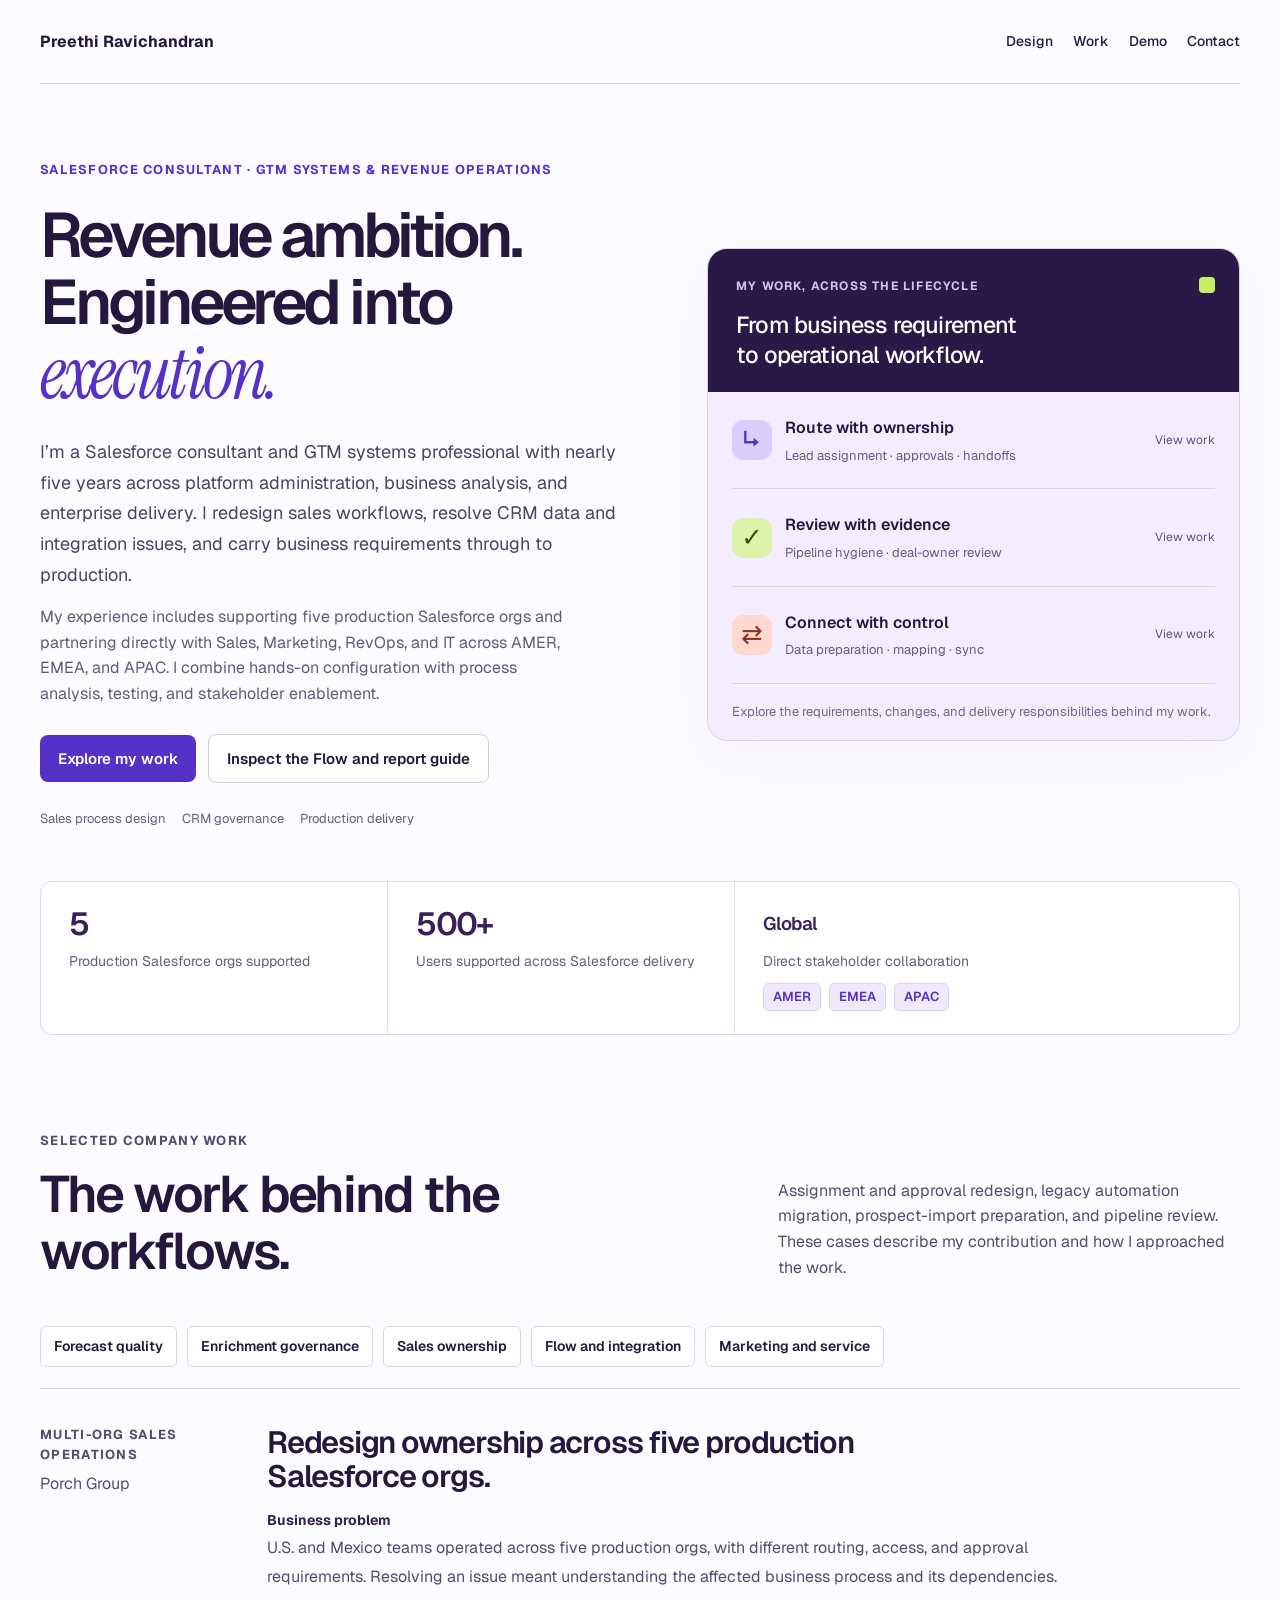
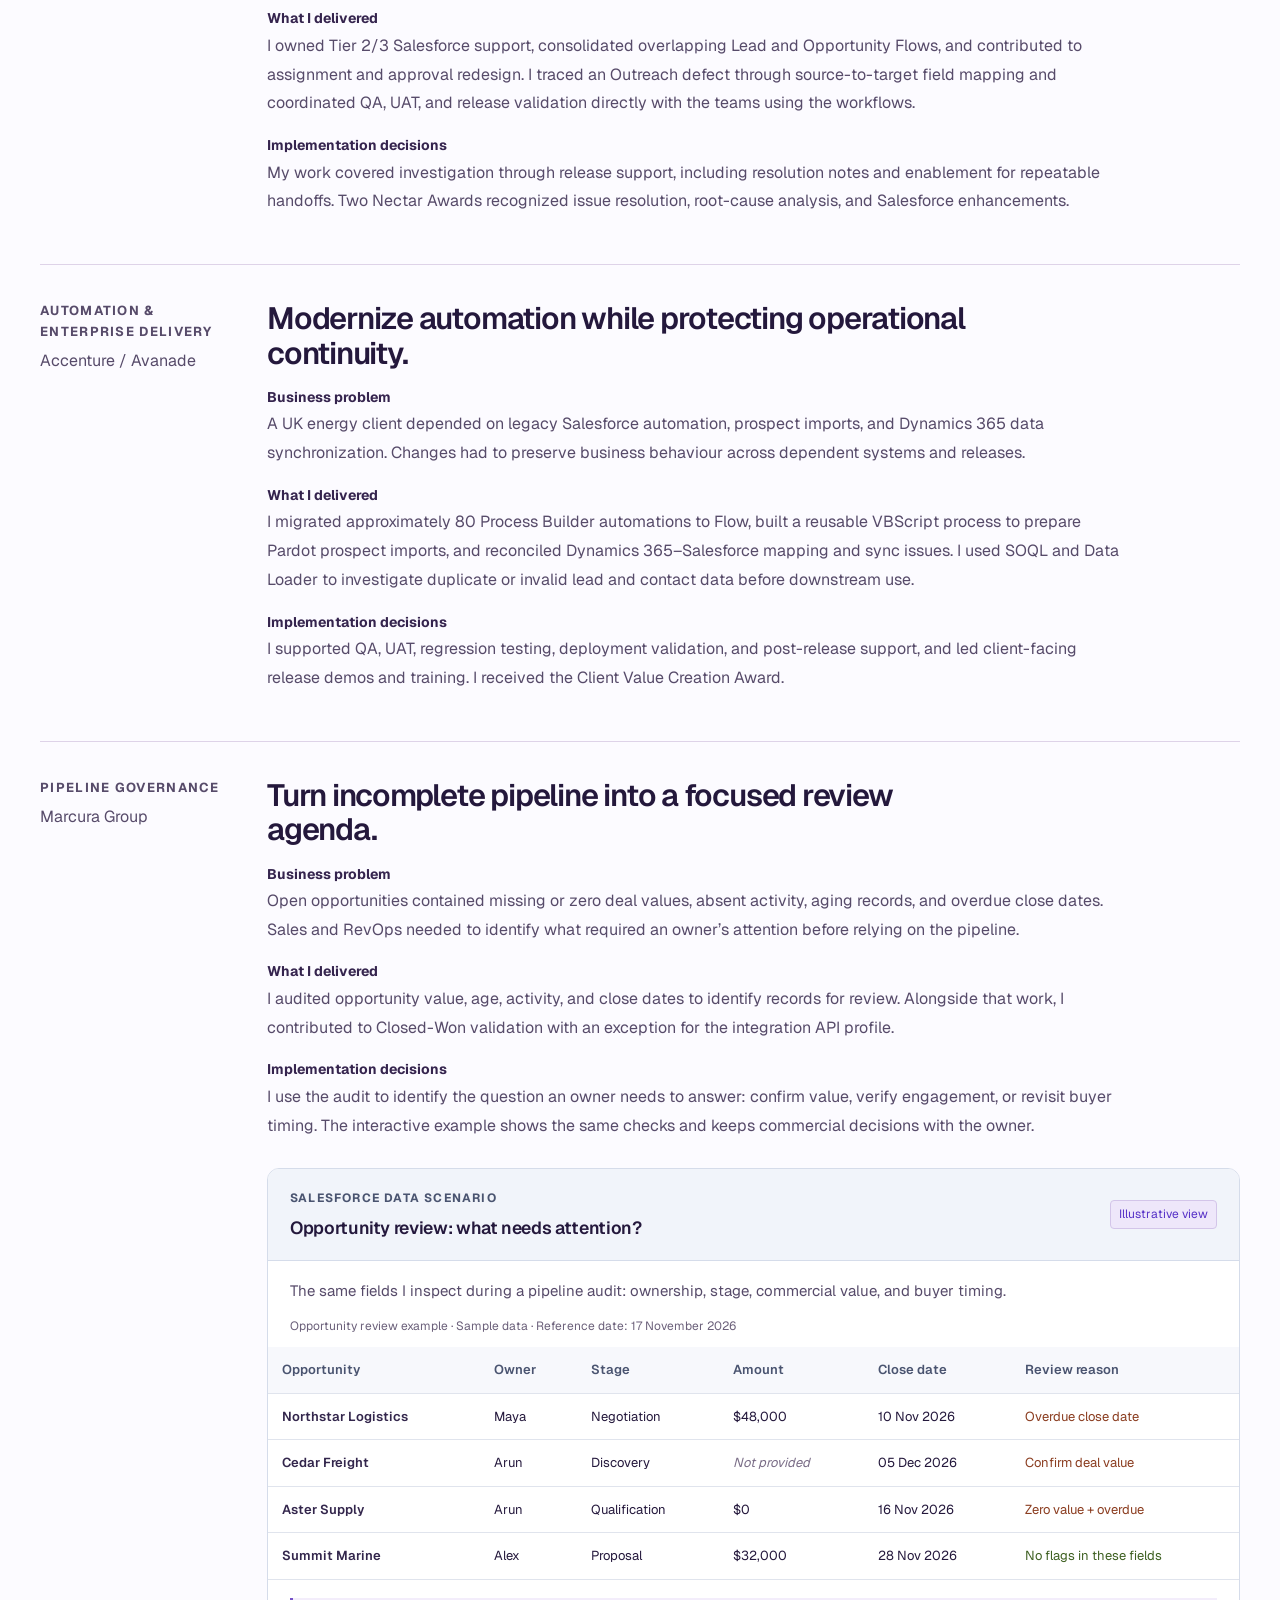
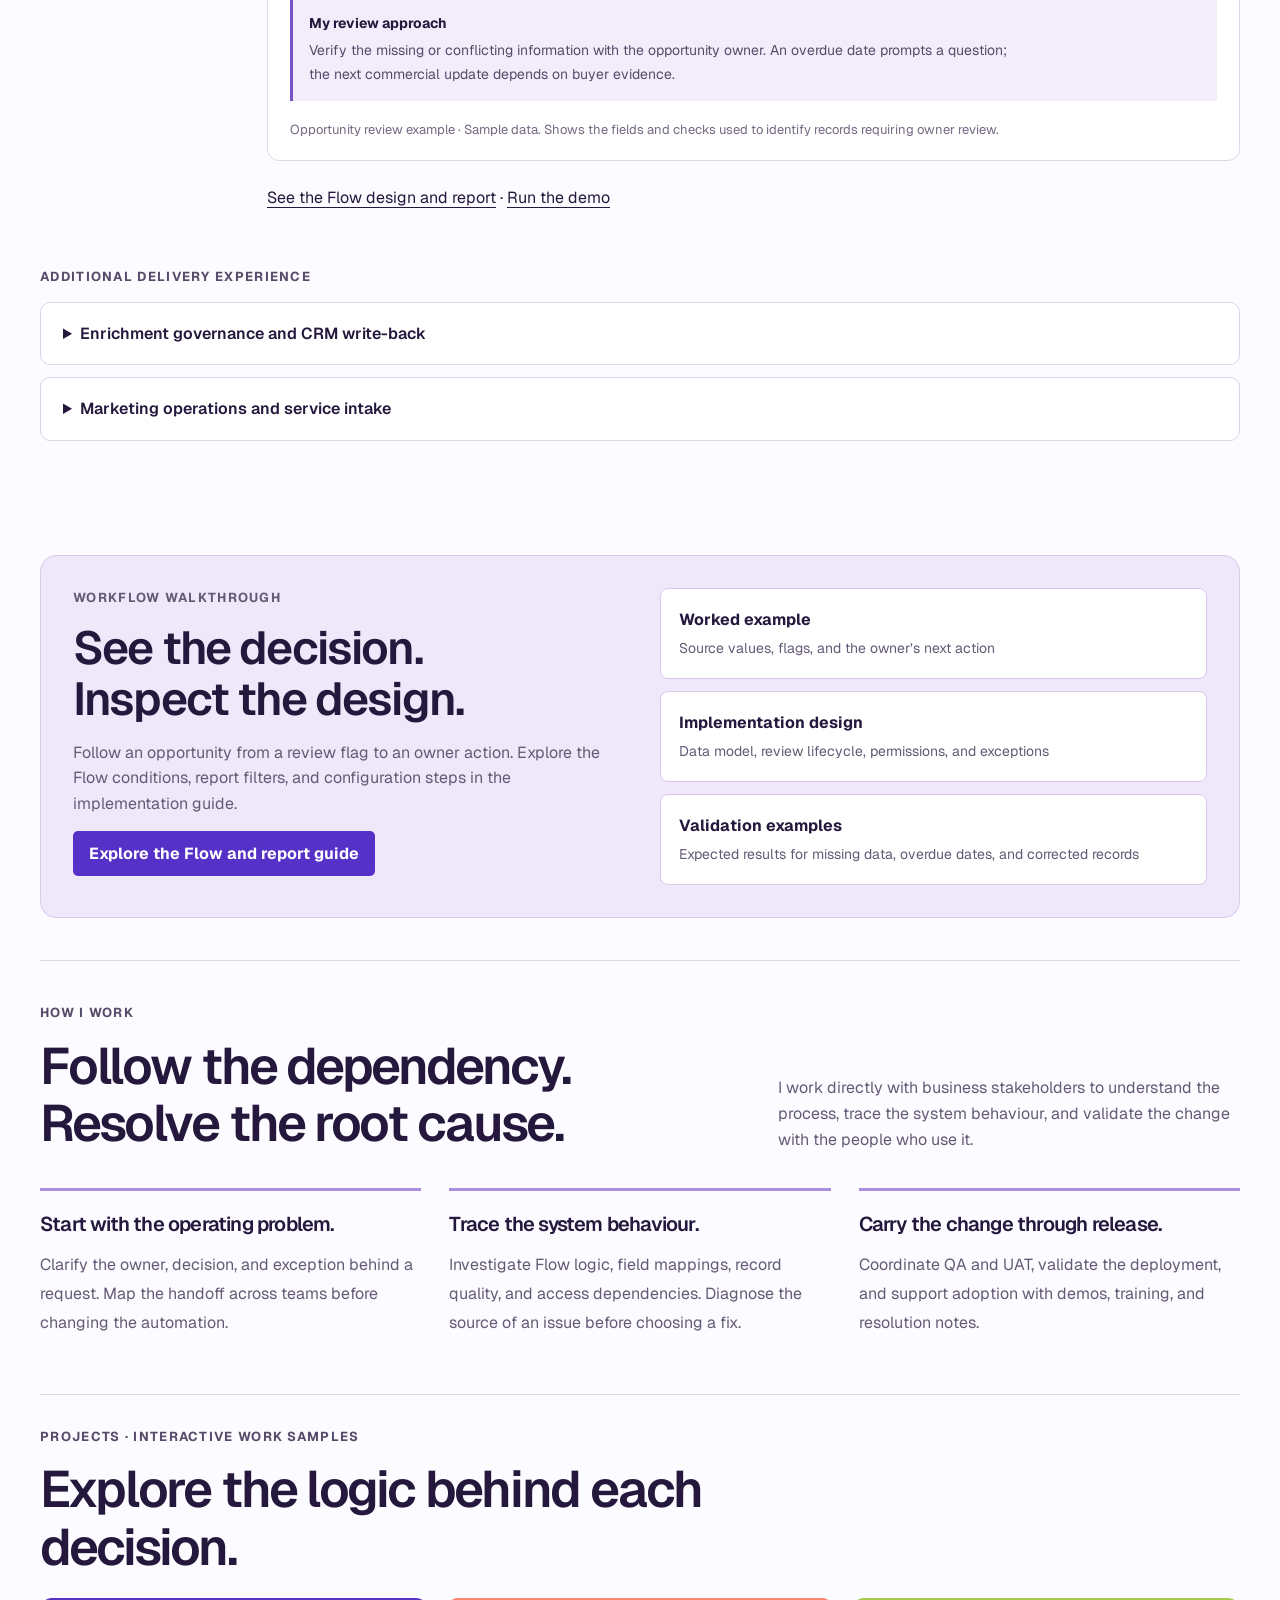
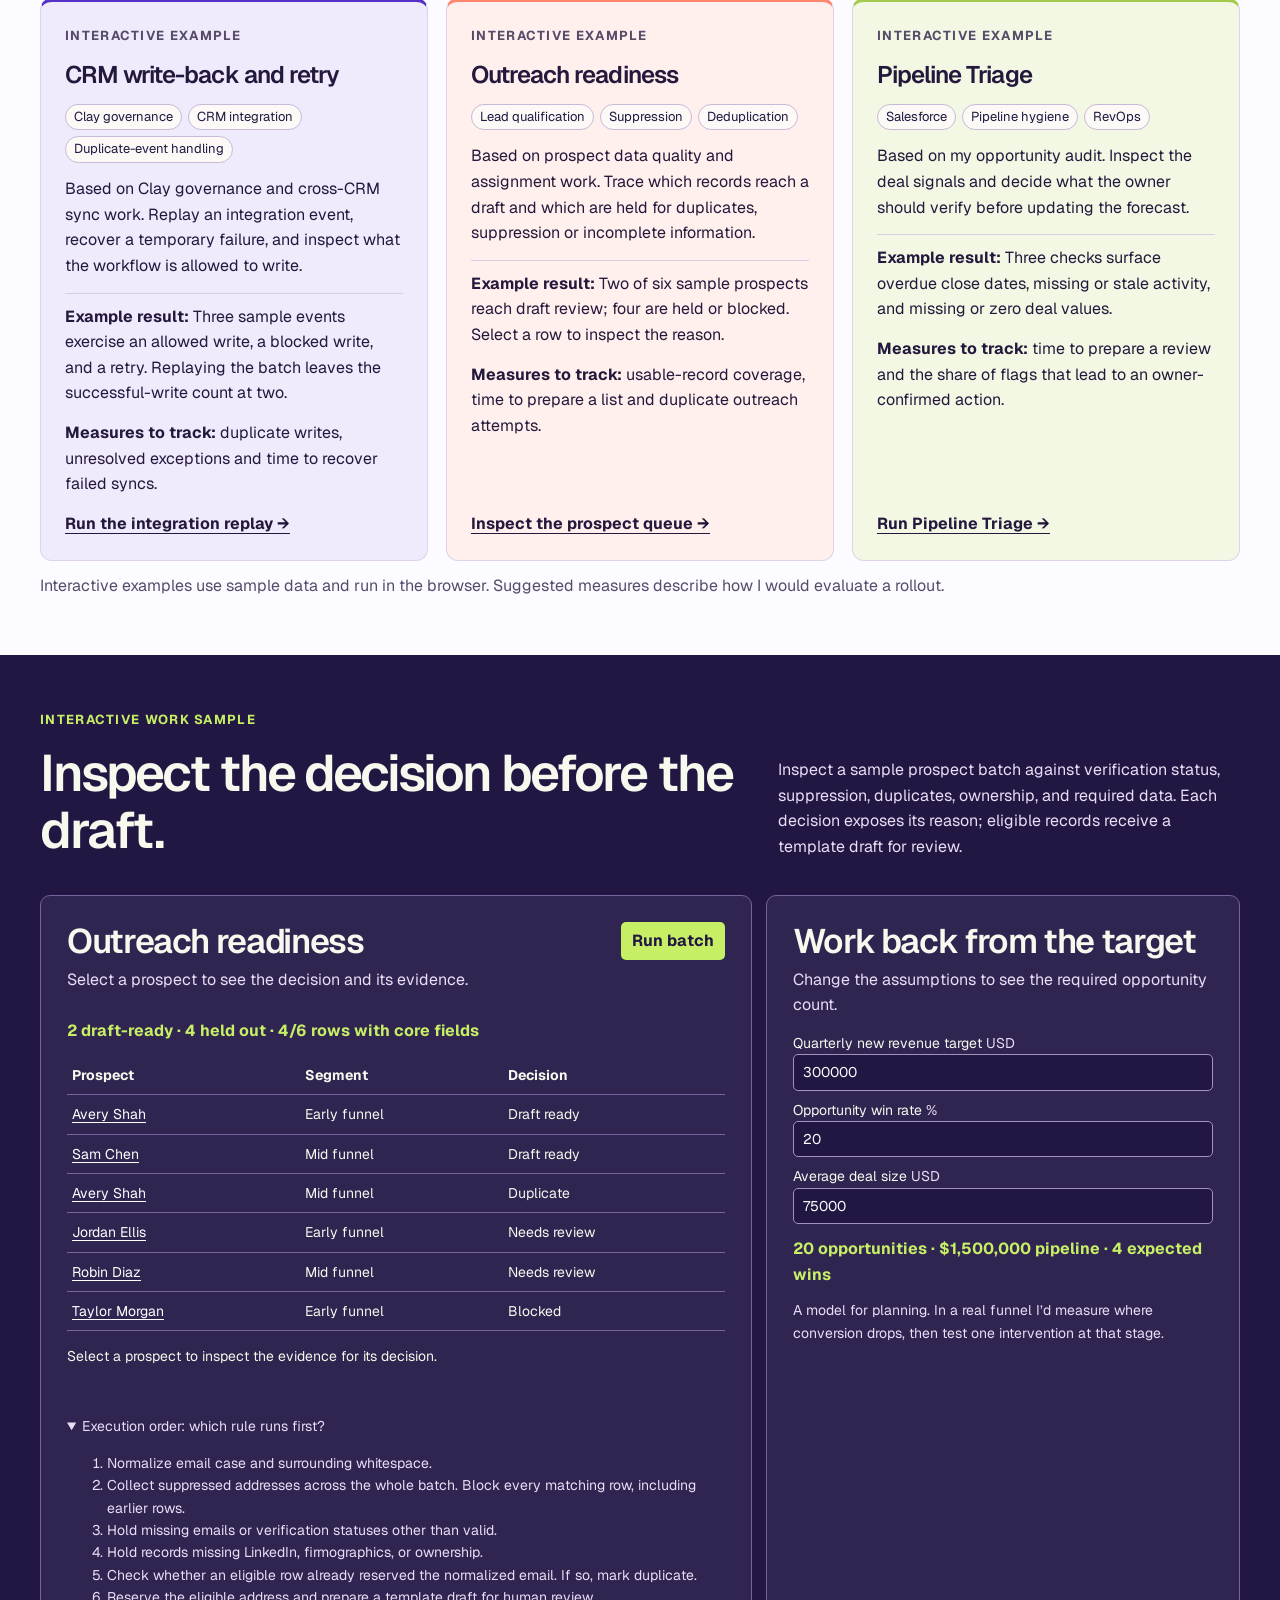
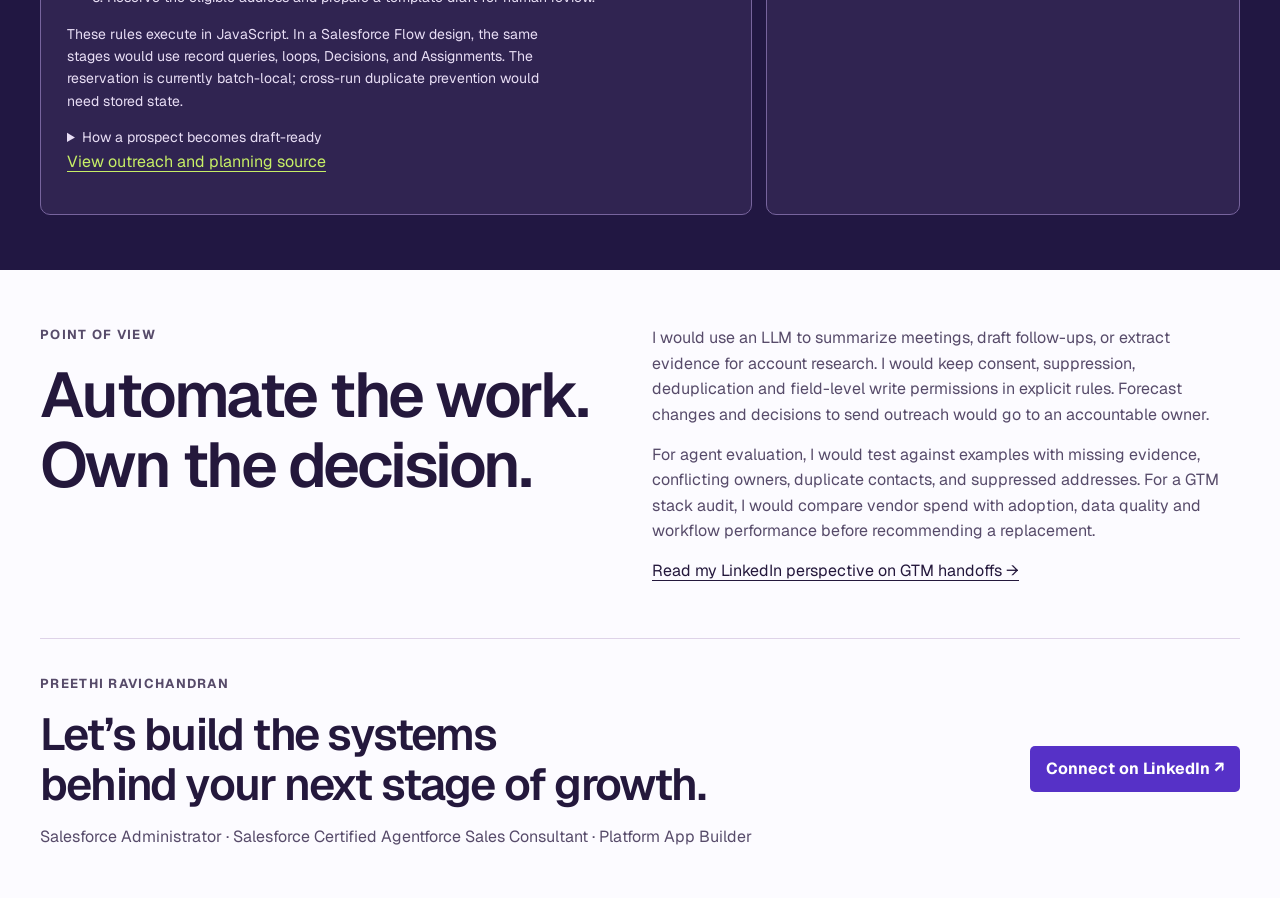
<file: index.html>
<!doctype html>
<html lang="en">
<head>
<meta charset="utf-8">
<meta name="viewport" content="width=device-width,initial-scale=1">
<meta name="description" content="Preethi Ravichandran | Salesforce &amp; GTM Systems Engineer. Multi-org operations, sales automation, CRM governance, and enterprise delivery. Explore case studies and interactive demos.">
<meta property="og:title" content="Preethi Ravichandran | GTM Systems Engineering">
<meta property="og:description" content="Explore Salesforce delivery case studies, interactive GTM demos, and a pipeline review system design with reproducible verification.">
<title>Preethi Ravichandran | GTM Systems &amp; Revenue Operations</title>
<link rel="stylesheet" href="portfolio.css">
<script src="decisions.js" defer></script>
<style id="portfolio-refresh">
/* Portfolio presentation refresh: scoped homepage layout. */
body{background:#fcfbff;color:#24183c}
body h2,body h3{font-family:Geist,system-ui,sans-serif;letter-spacing:-.04em;font-weight:600;line-height:1.12}
body h2{font-size:clamp(2rem,4vw,3.2rem)}
.wrap{width:min(1200px,calc(100% - 64px))}
.nav{min-height:84px}.nav nav a{text-decoration:none;font-weight:500}.nav nav a:hover{color:#5631c7}
.hero{grid-template-columns:minmax(0,1.15fr) minmax(0,1fr);gap:44px 54px;align-items:center;padding:76px 0 48px}
.hero-copy{min-width:0}.hero .label{color:#5631c7;font-size:.8rem;letter-spacing:.1em;margin-bottom:22px}
.hero h1{font-family:Geist,system-ui,sans-serif;font-weight:600;font-size:clamp(2.6rem,4.9vw,4.55rem);line-height:1.06;letter-spacing:-.065em;max-width:15ch;margin-bottom:24px}
.hero h1 em{font-family:"Instrument Serif",Georgia,serif;font-weight:400;font-size:1.17em;letter-spacing:-.045em;color:#5631c7}
.hero .intro{font-size:1.125rem;line-height:1.7;margin:0 0 14px;max-width:49ch;color:#4d4261}
.hero-context{font-size:1rem;color:#655a75;max-width:49ch;margin-bottom:27px}
.hero .actions{gap:12px}.hero .primary,.hero .secondary{font-size:.9375rem;padding:13px 18px;border-radius:8px;text-decoration:none;line-height:1.4;font-weight:600}
.hero .secondary{border:1px solid #d4c9e6;background:white}.hero .secondary:hover{border-color:#5631c7;background:#f2ecff}
.hero-skills{display:flex;flex-wrap:wrap;gap:8px 16px;margin-top:26px;color:#6a5e7b;font-size:.8125rem}
.systems-panel{min-width:0;border:1px solid #dcd0f0;border-radius:20px;background:#f3edff;box-shadow:0 16px 50px #38216b0a;overflow:hidden}
.systems-heading{padding:28px 28px 22px;background:#281947;color:#fff;position:relative}
.systems-heading:after{content:"";position:absolute;right:24px;top:28px;width:16px;height:16px;background:#c7ef66;border-radius:4px}
.hero .systems-heading .label{color:#d3c1ef;font-size:.75rem;max-width:80%;margin-bottom:14px}
.systems-heading h2{font-size:1.45rem;line-height:1.3;letter-spacing:-.035em;margin:0;font-weight:500}
.system-row{display:grid;grid-template-columns:40px minmax(0,1fr) auto;gap:13px;align-items:center;text-decoration:none;margin:0 24px;padding:23px 0;border-bottom:1px solid #dcd0ee}
.system-row:hover b{color:#5631c7}.system-row b{display:block;font-size:1rem;font-weight:600}.system-row small{display:block;font-size:.8125rem;color:#6b5b80;margin-top:5px;line-height:1.5}
.system-icon{display:grid;place-items:center;width:40px;height:40px;border-radius:11px;font-size:1.6rem;line-height:1;font-weight:500}
.route-icon{background:#dacefa;color:#5631c7}.review-icon{background:#def2ac;color:#384b13}.sync-icon{background:#ffd9cf;color:#8b3520}
.system-link{font-size:.75rem;color:#64517c;white-space:nowrap}.systems-foot{margin:0;padding:18px 24px;font-size:.8125rem;color:#756686;line-height:1.6}
.delivery-strip{grid-column:1/-1;display:grid;grid-template-columns:1fr 1fr 1.45fr;border:1px solid #ded5e9;border-radius:12px;background:#fff;overflow:hidden;margin-top:8px}
.delivery-strip>div{padding:23px 28px;min-width:0;border-right:1px solid #e5ddec;display:flex;flex-direction:column;gap:7px}
.delivery-strip>div:last-child{border:0}.delivery-strip strong{font-family:Geist,system-ui,sans-serif;font-size:2rem;line-height:1.2;font-weight:600;letter-spacing:-.05em;color:#38205d}
.delivery-strip>div:last-child strong{font-size:1.15rem;letter-spacing:-.025em;line-height:2.08}
.delivery-strip span{font-size:.875rem;color:#6a5a7d;line-height:1.5}
.work{padding-top:48px}.case-index{gap:10px}.case-index a{padding:8px 13px;border:1px solid #ddd1ec;border-radius:6px;text-decoration:none;background:#fff}
.case{grid-template-columns:195px minmax(0,1fr);padding-block:36px;gap:32px}.case h3{font-size:clamp(1.5rem,2.4vw,2.05rem);max-width:34ch}.case dt{font-size:.875rem;margin-top:16px;color:#35244e}.case dd{line-height:1.8}
.project-shelf h2{max-width:24ch}.project-grid article{padding:24px;border-radius:12px}.project-grid article h3{font-size:1.5rem;line-height:1.2}
.label{font-size:.8125rem}.project-tags li{font-size:.8125rem}.section-head>p{color:#655a75}
a:focus-visible,button:focus-visible{outline:3px solid #5631c7;outline-offset:5px}
@media(min-width:1600px){.hero{padding-top:92px}}
@media(max-width:1000px){.hero{gap:32px}.system-row{grid-template-columns:36px minmax(0,1fr);margin-inline:20px;gap:12px}.system-link{display:none}.systems-heading{padding:24px}.hero h1{font-size:clamp(2.7rem,5.4vw,4rem)}.delivery-strip>div{padding:22px}}
@media(max-width:760px){.wrap{width:calc(100% - 40px)}.hero{grid-template-columns:minmax(0,1fr);padding-top:45px;gap:32px}.hero h1{font-size:clamp(2.8rem,8vw,4rem);max-width:16ch}.systems-panel{max-width:none}.delivery-strip{grid-template-columns:1fr 1fr;margin-top:0}.delivery-strip>div:last-child{grid-column:1/-1;border-top:1px solid #e5ddec}.delivery-strip>div:nth-child(2){border-right:0}.delivery-strip>div:last-child strong{line-height:1.5}.case{grid-template-columns:1fr;gap:12px}.case-context{display:flex;gap:14px;flex-wrap:wrap}.section-head{grid-template-columns:1fr}.nav{min-height:74px}.hero .intro{font-size:1.0625rem}}
@media(max-width:430px){.wrap{width:calc(100% - 32px)}.nav{align-items:center;gap:12px}.nav nav{gap:12px}.nav nav a{font-size:.8125rem}.brand{font-size:.875rem;max-width:135px;line-height:1.3}.hero h1{font-size:2.8rem}.desktop-break{display:none}.hero .actions{align-items:stretch;flex-direction:column}.hero .actions a{text-align:center}.delivery-strip>div{padding:18px}.delivery-strip span{font-size:.8125rem}.system-row{margin-inline:18px}.systems-heading{padding:24px 20px}.hero-skills{font-size:.8125rem;gap:6px 13px}}
.delivery-strip .region-proof strong{font-size:2rem;line-height:1.2;letter-spacing:-.05em}
.region-labels{display:flex;flex-wrap:wrap;gap:8px;list-style:none;padding:0;margin:4px 0 0;min-width:0}
.region-labels li{display:block;flex:0 0 auto;white-space:nowrap;padding:4px 9px;background:#f0e9fb;border:1px solid #ded1ef;border-radius:5px;font:600 .8125rem/1.4 Geist,system-ui,sans-serif;color:#5631c7}
@media(max-width:760px){.delivery-strip .region-proof{grid-column:1/-1}}
.operating-method{padding-block:42px;border-top:1px solid #ded5e9}.method-grid{display:grid;grid-template-columns:repeat(3,minmax(0,1fr));gap:28px}.method-grid article{padding-top:20px;border-top:3px solid #aa8ddd}.method-grid h3{font-size:1.25rem;line-height:1.3}.method-grid p{color:#655a75;line-height:1.8}.contact h2{font-size:clamp(1.8rem,3.5vw,2.8rem);max-width:24ch}.contact>div{min-width:0}.contact>div>p:last-child{max-width:65ch}.contact>a{flex-shrink:0}.hero h1{max-width:16ch}@media(max-width:760px){.method-grid{grid-template-columns:1fr;gap:18px}.contact{flex-direction:column;align-items:flex-start;gap:22px}}
.evidence-feature{display:grid;grid-template-columns:1fr 1fr;gap:40px;background:#efe8fb;border:1px solid #d8c9eb;padding:32px;border-radius:16px;margin-block:24px 42px}.evidence-feature h2{font-size:clamp(2rem,3.6vw,3rem)}.evidence-feature p{color:#655a75}.evidence-links{display:grid;gap:12px;align-content:center}.evidence-links a{display:block;padding:18px;background:#fff;border:1px solid #d8c9eb;border-radius:8px;text-decoration:none}.evidence-links a:hover{border-color:#5631c7}.evidence-links b,.evidence-links span{display:block}.evidence-links span{color:#655a75;font-size:.875rem;margin-top:5px}.supporting-work{padding-block:20px}.support-case{border:1px solid #ded5e9;padding:18px 22px;border-radius:10px;background:#fff;margin:12px 0}.support-case>summary{font-weight:600;cursor:pointer}.support-case .case{border:0;margin-top:20px;padding-bottom:0}.nav nav{flex-wrap:wrap}.hero h1{max-width:16ch}@media(max-width:760px){.evidence-feature{grid-template-columns:1fr;padding:24px;gap:18px}}@media(max-width:430px){.nav{flex-wrap:wrap;padding-block:14px}.nav nav{gap:14px}}
.crm-preview{margin:28px 0 24px;border:1px solid #d5dcea;border-radius:12px;background:#fff;overflow:hidden}.crm-preview-top{display:flex;align-items:center;justify-content:space-between;gap:16px;background:#f1f4fa;padding:20px 22px;border-bottom:1px solid #d5dcea}.crm-preview-top .label{margin:0 0 7px;color:#4a5470;font-size:.75rem}.crm-preview h4{font-size:1.1rem;line-height:1.4;font-weight:600;letter-spacing:-.02em;margin:0}.reconstruction-tag{font-size:.75rem;line-height:1.4;white-space:nowrap;padding:5px 8px;border-radius:4px;border:1px solid #d3c5e9;background:#eee7fa;color:#5631c7}.crm-preview-intro{padding:18px 22px 0;color:#655a75;font-size:.9375rem}.crm-preview-scroll{overflow:auto}.crm-preview table{width:100%;min-width:790px;font-size:.8125rem;line-height:1.5;text-align:left}.crm-preview caption{text-align:left;padding:0 22px 12px;font-size:.75rem;color:#6b607a}.crm-preview th,.crm-preview td{padding:13px 14px;white-space:normal;border-color:#e0e4ed;vertical-align:top}.crm-preview thead th{background:#f7f8fc;color:#4a5470;font-weight:600}.crm-preview tbody th{font-weight:600;color:#33264c}.review-flag{color:#8b3d20}.review-clear{color:#3e6021}.missing-value{color:#7a6d87;font-style:italic}.crm-review-note{margin:18px 22px;padding:14px 16px;background:#f3edfb;border-left:3px solid #7653c8;font-size:.875rem}.crm-review-note p{margin:5px 0 0;color:#655a75;line-height:1.7}.crm-preview figcaption{padding:0 22px 20px;color:#756982;font-size:.8125rem;line-height:1.65}@media(max-width:530px){.crm-preview-top{flex-direction:column;align-items:flex-start}.crm-preview-top,.crm-preview-intro{padding-inline:16px}.crm-preview figcaption{padding-inline:16px}.crm-review-note{margin-inline:16px}}
</style>
</head>
<body>
<a class="skip" href="#main">Skip to content</a>
<header class="wrap nav"><a class="brand" href="#">Preethi Ravichandran</a><nav aria-label="Portfolio"><a href="flow-guide.html">Design</a><a href="#work">Work</a><a href="#lab">Demo</a><a href="#contact">Contact</a></nav></header>
<main id="main">
<section class="hero wrap" aria-labelledby="hero-title">
<div class="hero-copy"><p class="label">SALESFORCE CONSULTANT · GTM SYSTEMS &amp; REVENUE OPERATIONS</p>
<h1 id="hero-title">Revenue ambition.<br>Engineered into <em>execution.</em></h1>
<p class="intro">I’m a Salesforce consultant and GTM systems professional with nearly five years across platform administration, business analysis, and enterprise delivery. I redesign sales workflows, resolve CRM data and integration issues, and carry business requirements through to production.</p>
<p class="hero-context">My experience includes supporting five production Salesforce orgs and partnering directly with Sales, Marketing, RevOps, and IT across AMER, EMEA, and APAC. I combine hands-on configuration with process analysis, testing, and stakeholder enablement.</p>
<div class="actions"><a class="primary" href="#work">Explore my work</a><a class="secondary" href="flow-guide.html">Inspect the Flow and report guide</a></div>
<div class="hero-skills"><span>Sales process design</span><span>CRM governance</span><span>Production delivery</span></div>
</div>
<aside class="systems-panel" aria-labelledby="systems-title">
<div class="systems-heading"><p class="label">MY WORK, ACROSS THE LIFECYCLE</p><h2 id="systems-title">From business requirement<br>to operational workflow.</h2></div>
<a href="#porch" class="system-row"><span class="system-icon route-icon" aria-hidden="true">↳</span><span><b>Route with ownership</b><small>Lead assignment · approvals · handoffs</small></span><span class="system-link">View work</span></a>
<a href="#marcura" class="system-row"><span class="system-icon review-icon" aria-hidden="true">✓</span><span><b>Review with evidence</b><small>Pipeline hygiene · deal-owner review</small></span><span class="system-link">View work</span></a>
<a href="#accenture" class="system-row"><span class="system-icon sync-icon" aria-hidden="true">⇄</span><span><b>Connect with control</b><small>Data preparation · mapping · sync</small></span><span class="system-link">View work</span></a>
<p class="systems-foot">Explore the requirements, changes, and delivery responsibilities behind my work.</p>
</aside>
<div class="delivery-strip" aria-label="Delivery scope">
<div><strong>5</strong><span>Production Salesforce orgs supported</span></div>
<div><strong>500+</strong><span>Users supported across Salesforce delivery</span></div>
<div class="region-proof"><strong>Global</strong><span>Direct stakeholder collaboration</span><ul class="region-labels" aria-label="Regions"><li>AMER</li><li>EMEA</li><li>APAC</li></ul></div>
</div>
</section>
<section id="work" class="wrap work">
<div class="section-head"><div><p class="label">SELECTED COMPANY WORK</p><h2>The work behind the workflows.</h2></div><p>Assignment and approval redesign, legacy automation migration, prospect-import preparation, and pipeline review. These cases describe my contribution and how I approached the work.</p></div>
<nav class="case-index" aria-label="Case studies"><a href="#marcura">Forecast quality</a><a href="#supporting-work">Enrichment governance</a><a href="#porch">Sales ownership</a><a href="#accenture">Flow and integration</a><a href="#supporting-work">Marketing and service</a></nav>
<article class="case" id="porch"><div class="case-context"><p class="label">MULTI-ORG SALES OPERATIONS</p><p>Porch Group</p></div><div><h3>Redesign ownership across five production Salesforce orgs.</h3><dl><dt>Business problem</dt><dd>U.S. and Mexico teams operated across five production orgs, with different routing, access, and approval requirements. Resolving an issue meant understanding the affected business process and its dependencies.</dd><dt>What I delivered</dt><dd>I owned Tier 2/3 Salesforce support, consolidated overlapping Lead and Opportunity Flows, and contributed to assignment and approval redesign. I traced an Outreach defect through source-to-target field mapping and coordinated QA, UAT, and release validation directly with the teams using the workflows.</dd><dt>Implementation decisions</dt><dd>My work covered investigation through release support, including resolution notes and enablement for repeatable handoffs. Two Nectar Awards recognized issue resolution, root-cause analysis, and Salesforce enhancements.</dd></dl></div></article><article class="case" id="accenture"><div class="case-context"><p class="label">AUTOMATION &amp; ENTERPRISE DELIVERY</p><p>Accenture / Avanade</p></div><div><h3>Modernize automation while protecting operational continuity.</h3><dl><dt>Business problem</dt><dd>A UK energy client depended on legacy Salesforce automation, prospect imports, and Dynamics 365 data synchronization. Changes had to preserve business behaviour across dependent systems and releases.</dd><dt>What I delivered</dt><dd>I migrated approximately 80 Process Builder automations to Flow, built a reusable VBScript process to prepare Pardot prospect imports, and reconciled Dynamics 365–Salesforce mapping and sync issues. I used SOQL and Data Loader to investigate duplicate or invalid lead and contact data before downstream use.</dd><dt>Implementation decisions</dt><dd>I supported QA, UAT, regression testing, deployment validation, and post-release support, and led client-facing release demos and training. I received the Client Value Creation Award.</dd></dl></div></article><article class="case" id="marcura"><div class="case-context"><p class="label">PIPELINE GOVERNANCE</p><p>Marcura Group</p></div><div><h3>Turn incomplete pipeline into a focused review agenda.</h3><dl><dt>Business problem</dt><dd>Open opportunities contained missing or zero deal values, absent activity, aging records, and overdue close dates. Sales and RevOps needed to identify what required an owner’s attention before relying on the pipeline.</dd><dt>What I delivered</dt><dd>I audited opportunity value, age, activity, and close dates to identify records for review. Alongside that work, I contributed to Closed-Won validation with an exception for the integration API profile.</dd><dt>Implementation decisions</dt><dd>I use the audit to identify the question an owner needs to answer: confirm value, verify engagement, or revisit buyer timing. The interactive example shows the same checks and keeps commercial decisions with the owner.</dd></dl><figure class="crm-preview" aria-labelledby="crm-preview-title"><div class="crm-preview-top"><div><p class="label">SALESFORCE DATA SCENARIO</p><h4 id="crm-preview-title">Opportunity review: what needs attention?</h4></div><span class="reconstruction-tag">Illustrative view</span></div><p class="crm-preview-intro">The same fields I inspect during a pipeline audit: ownership, stage, commercial value, and buyer timing.</p><div class="crm-preview-scroll" tabindex="0" role="region" aria-label="Sample opportunity records"><table><caption>Opportunity review example · Sample data · Reference date: 17 November 2026</caption><thead><tr><th scope="col">Opportunity</th><th scope="col">Owner</th><th scope="col">Stage</th><th scope="col">Amount</th><th scope="col">Close date</th><th scope="col">Review reason</th></tr></thead><tbody><tr><th scope="row">Northstar Logistics</th><td>Maya</td><td>Negotiation</td><td>$48,000</td><td>10 Nov 2026</td><td><span class="review-flag">Overdue close date</span></td></tr><tr><th scope="row">Cedar Freight</th><td>Arun</td><td>Discovery</td><td><span class="missing-value">Not provided</span></td><td>05 Dec 2026</td><td><span class="review-flag">Confirm deal value</span></td></tr><tr><th scope="row">Aster Supply</th><td>Arun</td><td>Qualification</td><td>$0</td><td>16 Nov 2026</td><td><span class="review-flag">Zero value + overdue</span></td></tr><tr><th scope="row">Summit Marine</th><td>Alex</td><td>Proposal</td><td>$32,000</td><td>28 Nov 2026</td><td><span class="review-clear">No flags in these fields</span></td></tr></tbody></table></div><div class="crm-review-note"><b>My review approach</b><p>Verify the missing or conflicting information with the opportunity owner. An overdue date prompts a question; the next commercial update depends on buyer evidence.</p></div><figcaption>Opportunity review example · Sample data. Shows the fields and checks used to identify records requiring owner review.</figcaption></figure><a href="flow-guide.html">See the Flow design and report</a> · <a href="pipeline-triage.html">Run the demo</a></div></article><div class="supporting-work" id="supporting-work"><p class="label">ADDITIONAL DELIVERY EXPERIENCE</p><details class="support-case"><summary>Enrichment governance and CRM write-back</summary><article class="case" id="clay"><div class="case-context"><p class="label">ENRICHMENT &amp; DATA GOVERNANCE</p><p>Marcura Group</p></div><div><h3>Expand prospect intelligence without losing CRM control.</h3><dl><dt>Business problem</dt><dd>Enrichment introduced a governance question alongside a coverage opportunity: how should external provider data enter Salesforce without replacing trusted values or creating conflicting records?</dd><dt>What I delivered</dt><dd>I translated prospecting requirements into Clay write-back, matching, deduplication, and consent guardrails, retaining Salesforce as the system of record and limiting enrichment writes to designated Clay fields. I also reviewed Sales Navigator adoption, validated ZoomInfo records, implemented and supported Weflow and Kernel, and coordinated Gainsight–Salesforce sync requirements.</dd><dt>Implementation decisions</dt><dd>Provider data needs an explicit destination, matching rule, and review path. For a rollout, I would track verified coverage, unresolved matches, and cost per usable record.</dd></dl></div></article></details><details class="support-case"><summary>Marketing operations and service intake</summary><article class="case" id="handoffs"><div class="case-context"><p class="label">MARKETING &amp; SERVICE OPERATIONS</p><p>Marcura Group and Porch Group</p></div><div><h3>Connect demand generation to accountable service intake.</h3><dl><dt>Business problem</dt><dd>Prospects and customer requests crossed Account Engagement, Salesforce, support email, and Jira. Data eligibility, sync failures, routing, and queue ownership shaped whether the next team could act.</dd><dt>What I delivered</dt><dd>I investigated Account Engagement eligibility, bounced and unmailable records, segmentation, and sync exceptions. I supported Email-to-Case routing, helped scope Service Cloud migration requirements for Knowledge, SLAs, and duplicate cases, and set up email-to-Jira intake.</dd><dt>Implementation decisions</dt><dd>My contribution covered marketing operations, service support, and migration discovery. For a rollout, I would track how quickly requests reach an owner, duplicate intake, and missed response windows.</dd></dl></div></article></details></div></section>
<section class="wrap evidence-feature" aria-labelledby="evidence-title"><div><p class="label">WORKFLOW WALKTHROUGH</p><h2 id="evidence-title">See the decision.<br>Inspect the design.</h2><p>Follow an opportunity from a review flag to an owner action. Explore the Flow conditions, report filters, and configuration steps in the implementation guide.</p><a class="primary" href="flow-guide.html">Explore the Flow and report guide</a></div><div class="evidence-links"><a href="flow-guide.html"><b>Worked example</b><span>Source values, flags, and the owner’s next action</span></a><a href="flow-guide.html"><b>Implementation design</b><span>Data model, review lifecycle, permissions, and exceptions</span></a><a href="flow-guide.html"><b>Validation examples</b><span>Expected results for missing data, overdue dates, and corrected records</span></a></div></section>
<section class="wrap operating-method" aria-labelledby="method-title"><div class="section-head"><div><p class="label">HOW I WORK</p><h2 id="method-title">Follow the dependency.<br>Resolve the root cause.</h2></div><p>I work directly with business stakeholders to understand the process, trace the system behaviour, and validate the change with the people who use it.</p></div><div class="method-grid"><article><h3>Start with the operating problem.</h3><p>Clarify the owner, decision, and exception behind a request. Map the handoff across teams before changing the automation.</p></article><article><h3>Trace the system behaviour.</h3><p>Investigate Flow logic, field mappings, record quality, and access dependencies. Diagnose the source of an issue before choosing a fix.</p></article><article><h3>Carry the change through release.</h3><p>Coordinate QA and UAT, validate the deployment, and support adoption with demos, training, and resolution notes.</p></article></div></section>
<section class="wrap project-shelf" aria-labelledby="projects-title">
<p class="label">PROJECTS · INTERACTIVE WORK SAMPLES</p>
<h2 id="projects-title">Explore the logic behind each decision.</h2>
<div class="project-grid">
<article class="project-sync"><p class="label">INTERACTIVE EXAMPLE</p><h3>CRM write-back and retry</h3><ul class="project-tags" aria-label="Skills demonstrated"><li>Clay governance</li><li>CRM integration</li><li>Duplicate-event handling</li></ul><p>Based on Clay governance and cross-CRM sync work. Replay an integration event, recover a temporary failure, and inspect what the workflow is allowed to write.</p><p class="demo-evidence"><b>Example result:</b> Three sample events exercise an allowed write, a blocked write, and a retry. Replaying the batch leaves the successful-write count at two.</p><p><b>Measures to track:</b> duplicate writes, unresolved exceptions and time to recover failed syncs.</p><a href="sync-review.html">Run the integration replay →</a></article>
<article class="project-outreach"><p class="label">INTERACTIVE EXAMPLE</p><h3>Outreach readiness</h3><ul class="project-tags" aria-label="Skills demonstrated"><li>Lead qualification</li><li>Suppression</li><li>Deduplication</li></ul><p>Based on prospect data quality and assignment work. Trace which records reach a draft and which are held for duplicates, suppression or incomplete information.</p><p class="demo-evidence"><b>Example result:</b> Two of six sample prospects reach draft review; four are held or blocked. Select a row to inspect the reason.</p><p><b>Measures to track:</b> usable-record coverage, time to prepare a list and duplicate outreach attempts.</p><a href="#lab">Inspect the prospect queue →</a></article>
<article class="project-forecast"><p class="label">INTERACTIVE EXAMPLE</p><h3>Pipeline Triage</h3><ul class="project-tags" aria-label="Skills demonstrated"><li>Salesforce</li><li>Pipeline hygiene</li><li>RevOps</li></ul><p>Based on my opportunity audit. Inspect the deal signals and decide what the owner should verify before updating the forecast.</p><p class="demo-evidence"><b>Example result:</b> Three checks surface overdue close dates, missing or stale activity, and missing or zero deal values.</p><p><b>Measures to track:</b> time to prepare a review and the share of flags that lead to an owner-confirmed action.</p><a href="pipeline-triage.html">Run Pipeline Triage →</a></article>
</div>
<p class="scope-note">Interactive examples use sample data and run in the browser. Suggested measures describe how I would evaluate a rollout.</p>
</section>
<section class="lab" id="lab">
<div class="wrap">
<div class="section-head"><div><p class="label">INTERACTIVE WORK SAMPLE</p><h2>Inspect the decision before the draft.</h2></div><p>Inspect a sample prospect batch against verification status, suppression, duplicates, ownership, and required data. Each decision exposes its reason; eligible records receive a template draft for review.</p></div>
<div class="lab-grid">
<section class="panel" aria-labelledby="queue-title">
<div class="panel-head"><div><h3 id="queue-title">Outreach readiness</h3><p>Select a prospect to see the decision and its evidence.</p></div><button id="run" type="button">Run batch</button></div>
<div id="batch" class="metrics" aria-live="polite"></div>
<div class="table-scroll"><table><thead><tr><th scope="col">Prospect</th><th scope="col">Segment</th><th scope="col">Decision</th></tr></thead><tbody id="prospects"></tbody></table></div>
<div id="explanation" class="explanation" aria-live="polite">Run the batch to inspect a decision.</div>
<details class="method" open><summary>Execution order: which rule runs first?</summary><ol><li>Normalize email case and surrounding whitespace.</li><li>Collect suppressed addresses across the whole batch. Block every matching row, including earlier rows.</li><li>Hold missing emails or verification statuses other than valid.</li><li>Hold records missing LinkedIn, firmographics, or ownership.</li><li>Check whether an eligible row already reserved the normalized email. If so, mark duplicate.</li><li>Reserve the eligible address and prepare a template draft for human review.</li></ol><p>These rules execute in JavaScript. In a Salesforce Flow design, the same stages would use record queries, loops, Decisions, and Assignments. The reservation is currently batch-local; cross-run duplicate prevention would need stored state.</p></details><details class="method"><summary>How a prospect becomes draft-ready</summary><p>Each sample supplies simulated email verification, suppression, ownership, and field-completeness inputs. The code applies shared rules before reserving a contact for one eligible segment. Records that fail a check receive a reason. Ready records get a reviewable template draft. The browser runs the logic on sample data without external connections or email delivery.</p></details>
<p><a href="decisions.js" class="source-link">View outreach and planning source</a></p>
</section>
<section class="panel math" aria-labelledby="math-title"><h3 id="math-title">Work back from the target</h3><p>Change the assumptions to see the required opportunity count.</p>
<form id="calculator">
<label>Quarterly new revenue target <span>USD</span><input id="target" type="number" min="1" max="1000000000000" step="1" value="300000" required></label>
<label>Opportunity win rate <span>%</span><input id="win-rate" type="number" min="0.1" max="100" step="0.1" value="20" required></label>
<label>Average deal size <span>USD</span><input id="deal-size" type="number" min="1" max="1000000000" step="1" value="75000" required></label>
</form>
<div class="math-result" id="math-result" aria-live="polite"></div>
<p class="math-note">A model for planning. In a real funnel I’d measure where conversion drops, then test one intervention at that stage.</p>
</section>
</div></div>
</section>


<section class="wrap viewpoint">
<div><p class="label">POINT OF VIEW</p><h2>Automate the work. Own the decision.</h2></div>
<div><p>I would use an LLM to summarize meetings, draft follow-ups, or extract evidence for account research. I would keep consent, suppression, deduplication and field-level write permissions in explicit rules. Forecast changes and decisions to send outreach would go to an accountable owner.</p>
<p>For agent evaluation, I would test against examples with missing evidence, conflicting owners, duplicate contacts, and suppressed addresses. For a GTM stack audit, I would compare vendor spend with adoption, data quality and workflow performance before recommending a replacement.</p>
<a href="https://www.linkedin.com/posts/preethi-ravichandran-r_salesforce-revops-gtm-activity-7506246228993548288-r-tB">Read my LinkedIn perspective on GTM handoffs →</a></div>
</section>
<section class="wrap contact" id="contact"><div><p class="label">PREETHI RAVICHANDRAN</p><h2>Let’s build the systems<br>behind your next stage of growth.</h2><p>Salesforce Administrator · Salesforce Certified Agentforce Sales Consultant · Platform App Builder</p></div><a class="primary" href="https://www.linkedin.com/in/preethi-ravichandran-r/">Connect on LinkedIn ↗</a></section>
</main>
</body>
</html>
</file>
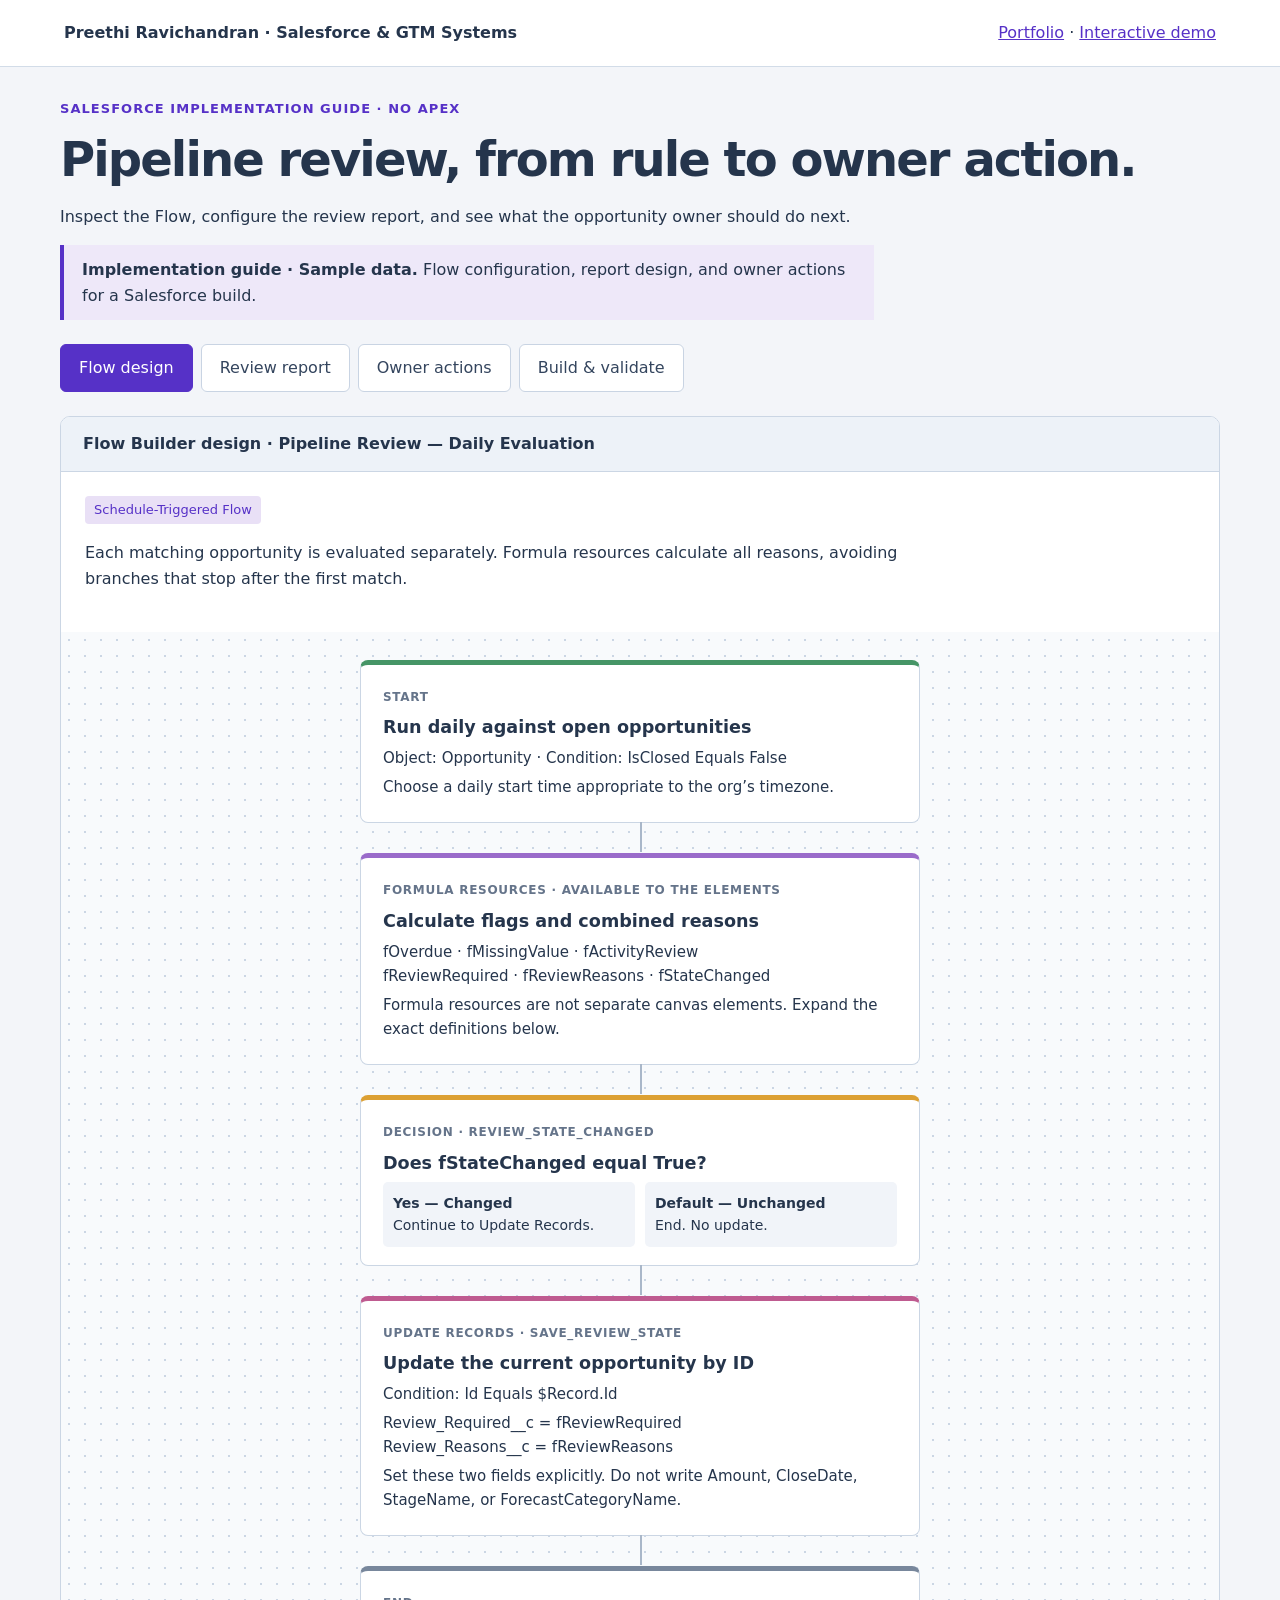
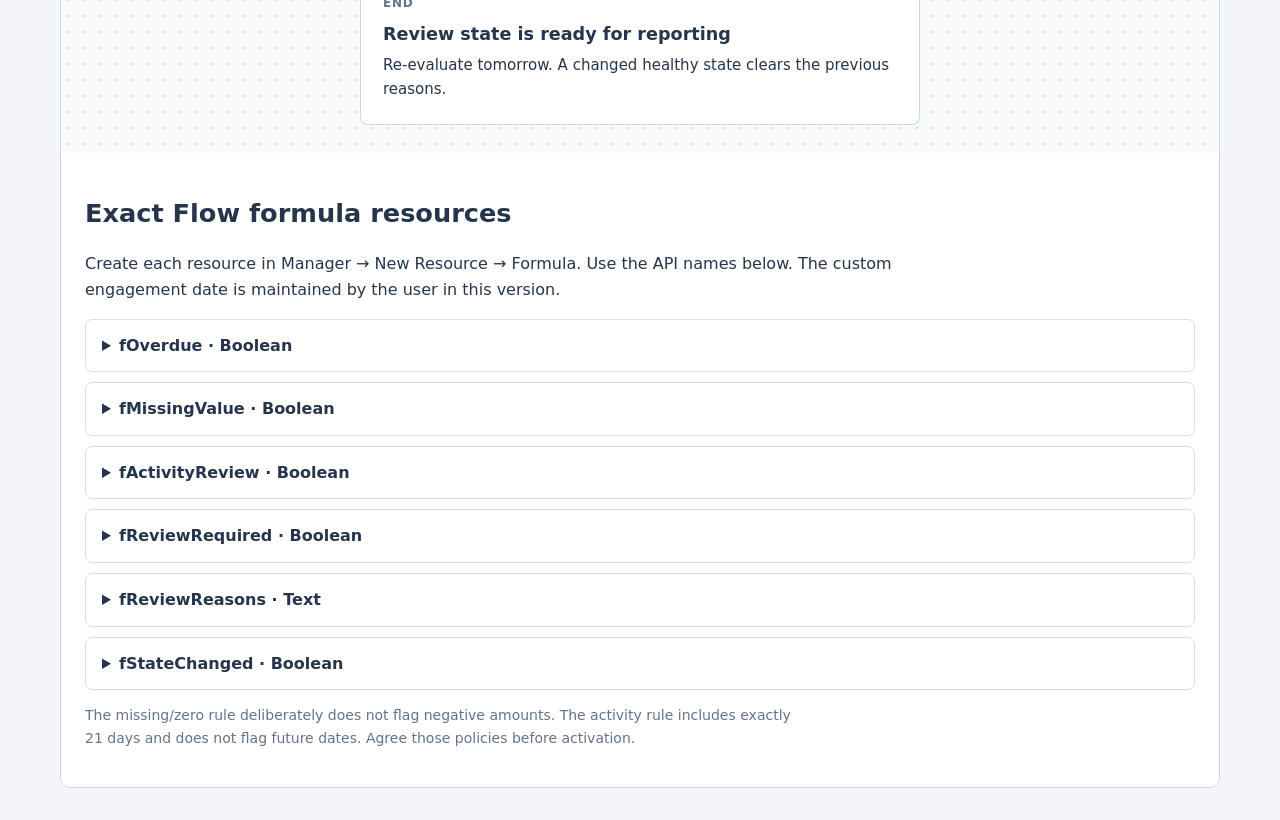
<file: flow-guide.html>
<!doctype html><html lang="en"><head><meta charset="utf-8"><meta name="viewport" content="width=device-width,initial-scale=1"><title>Salesforce Flow Build Guide | Preethi Ravichandran</title><style>
*{box-sizing:border-box}body{margin:0;background:#f3f5f9;color:#25354c;font:16px/1.6 system-ui,sans-serif}a{color:#5631c7}header{padding:20px 5%;background:#fff;border-bottom:1px solid #d2dce8;display:flex;justify-content:space-between;gap:16px;flex-wrap:wrap}main{width:min(1160px,92%);margin:32px auto}h1{font-size:clamp(2rem,4vw,3rem);line-height:1.15;letter-spacing:-.04em;margin:12px 0}h2{font-size:1.6rem;line-height:1.25}h3{font-size:1.1rem}p{max-width:80ch}.eyebrow{color:#5631c7;font-size:.8125rem;font-weight:700;letter-spacing:.08em}.scope{padding:12px 18px;border-left:4px solid #5631c7;background:#eee8f9}.tabs{display:flex;flex-wrap:wrap;gap:8px;margin:24px 0}button{font:inherit;cursor:pointer;border:1px solid #c9d4e3;border-radius:6px;padding:10px 18px;background:white;color:#34455e}button[aria-pressed=true]{background:#5631c7;color:white;border-color:#5631c7}button:focus-visible,a:focus-visible,summary:focus-visible{outline:3px solid #a991df;outline-offset:3px}.workspace{border:1px solid #cbd6e4;border-radius:10px;background:white;overflow:hidden}.toolbar{padding:14px 22px;background:#edf2f8;border-bottom:1px solid #cbd6e4;font-weight:600}.panel{padding:24px}.canvas{background-image:radial-gradient(#cbd6e4 1px,transparent 1px);background-size:16px 16px;padding:28px 16px;background-color:#f8fafc}.node{position:relative;border:1px solid #cbd6e4;border-top:5px solid var(--accent,#9a6bca);border-radius:8px;background:white;width:min(560px,100%);padding:18px 22px;margin:0 auto 30px}.node:not(:last-child):after{content:"";position:absolute;top:100%;left:50%;height:30px;border-left:2px solid #a9b7c9}.node:last-child{margin-bottom:0}.kind{font-size:.75rem;letter-spacing:.06em;text-transform:uppercase;color:#65748a;font-weight:700}.node h3{margin:5px 0}.node p{margin:5px 0;font-size:.9375rem}.branches{display:grid;grid-template-columns:1fr 1fr;gap:10px}.branches>div{padding:10px;background:#f1f4f9;border-radius:5px;font-size:.875rem}pre{white-space:pre-wrap;overflow-wrap:anywhere;background:#eef2f8;padding:15px;border-radius:6px;font-size:.875rem;line-height:1.7}details{border:1px solid #d5dfeb;border-radius:7px;padding:13px 16px;margin:10px 0}summary{font-weight:600;cursor:pointer}.scroll{overflow:auto}table{border-collapse:collapse;width:100%;min-width:700px;font-size:.875rem;text-align:left}th,td{padding:13px;border-bottom:1px solid #d8e0eb;vertical-align:top}th{background:#f0f4f9}.flag{color:#93441b}.clear{color:#306524}.cards{display:grid;grid-template-columns:repeat(3,minmax(0,1fr));gap:16px}.cards article{border:1px solid #d5dfeb;border-top:4px solid #8f6dc7;border-radius:8px;padding:18px}.note{color:#63738a;font-size:.875rem}.label{display:inline-block;padding:4px 9px;background:#e9e0f6;color:#5631c7;border-radius:4px;font-size:.8125rem}li{margin-bottom:9px}[hidden]{display:none!important}@media(max-width:700px){.cards,.branches{grid-template-columns:1fr}.panel{padding:18px}.tabs button{flex:1 1 auto}}
</style></head><body><header><b>Preethi Ravichandran · Salesforce &amp; GTM Systems</b><nav><a href="index.html#work">Portfolio</a> · <a href="pipeline-triage.html">Interactive demo</a></nav></header><main><p class="eyebrow">SALESFORCE IMPLEMENTATION GUIDE · NO APEX</p><h1>Pipeline review, from rule to owner action.</h1><p>Inspect the Flow, configure the review report, and see what the opportunity owner should do next.</p><p class="scope"><b>Implementation guide · Sample data.</b> Flow configuration, report design, and owner actions for a Salesforce build.</p><div class="tabs" role="group" aria-label="Guide views"><button data-panel="flow" aria-pressed="true">Flow design</button><button data-panel="report" aria-pressed="false">Review report</button><button data-panel="actions" aria-pressed="false">Owner actions</button><button data-panel="setup" aria-pressed="false">Build &amp; validate</button></div>
<section id="flow" class="workspace"><div class="toolbar">Flow Builder design · Pipeline Review — Daily Evaluation</div><div class="panel"><span class="label">Schedule-Triggered Flow</span><p>Each matching opportunity is evaluated separately. Formula resources calculate all reasons, avoiding branches that stop after the first match.</p></div><div class="canvas"><div class="node" style="--accent:#469566"><span class="kind">Start</span><h3>Run daily against open opportunities</h3><p>Object: Opportunity · Condition: IsClosed Equals False</p><p>Choose a daily start time appropriate to the org’s timezone.</p></div><div class="node"><span class="kind">Formula resources · available to the elements</span><h3>Calculate flags and combined reasons</h3><p>fOverdue · fMissingValue · fActivityReview<br>fReviewRequired · fReviewReasons · fStateChanged</p><p>Formula resources are not separate canvas elements. Expand the exact definitions below.</p></div><div class="node" style="--accent:#dca033"><span class="kind">Decision · Review_State_Changed</span><h3>Does fStateChanged equal True?</h3><div class="branches"><div><b>Yes — Changed</b><br>Continue to Update Records.</div><div><b>Default — Unchanged</b><br>End. No update.</div></div></div><div class="node" style="--accent:#bf5b90"><span class="kind">Update Records · Save_Review_State</span><h3>Update the current opportunity by ID</h3><p>Condition: Id Equals $Record.Id</p><p>Review_Required__c = fReviewRequired<br>Review_Reasons__c = fReviewReasons</p><p>Set these two fields explicitly. Do not write Amount, CloseDate, StageName, or ForecastCategoryName.</p></div><div class="node" style="--accent:#78879c"><span class="kind">End</span><h3>Review state is ready for reporting</h3><p>Re-evaluate tomorrow. A changed healthy state clears the previous reasons.</p></div></div><div class="panel"><h2>Exact Flow formula resources</h2><p>Create each resource in Manager → New Resource → Formula. Use the API names below. The custom engagement date is maintained by the user in this version.</p><details><summary>fOverdue · Boolean</summary><pre><code>AND(NOT({!$Record.IsClosed}), {!$Record.CloseDate} &lt; {!$Flow.CurrentDate})</code></pre></details><details><summary>fMissingValue · Boolean</summary><pre><code>AND(NOT({!$Record.IsClosed}), OR(ISBLANK({!$Record.Amount}), {!$Record.Amount} = 0))</code></pre></details><details><summary>fActivityReview · Boolean</summary><pre><code>AND(NOT({!$Record.IsClosed}), OR(ISBLANK({!$Record.Last_Engagement_Date__c}), {!$Record.Last_Engagement_Date__c} &lt;= ({!$Flow.CurrentDate} - 21)))</code></pre></details><details><summary>fReviewRequired · Boolean</summary><pre><code>OR({!fOverdue}, {!fMissingValue}, {!fActivityReview})</code></pre></details><details><summary>fReviewReasons · Text</summary><pre><code>IF({!fOverdue}, &quot;Overdue close date; &quot;, &quot;&quot;) &amp; IF({!fMissingValue}, &quot;Missing or zero amount; &quot;, &quot;&quot;) &amp; IF({!fActivityReview}, &quot;Missing or stale engagement date; &quot;, &quot;&quot;)</code></pre></details><details><summary>fStateChanged · Boolean</summary><pre><code>OR({!$Record.Review_Required__c} &lt;&gt; {!fReviewRequired}, BLANKVALUE({!$Record.Review_Reasons__c}, &quot;&quot;) &lt;&gt; {!fReviewReasons})</code></pre></details><p class="note">The missing/zero rule deliberately does not flag negative amounts. The activity rule includes exactly 21 days and does not flag future dates. Agree those policies before activation.</p></div></section>
<section id="report" class="workspace" hidden><div class="toolbar">Report preview · Open Opportunities Requiring Review</div><div class="panel"><h2>Give owners a queue they can act on.</h2><p><b>Report type:</b> Opportunities · <b>Show:</b> All opportunities · <b>Close-date range:</b> All Time · <b>Filters:</b> Closed = False AND Review Required = True. Group rows by Opportunity Owner.</p><p class="note">Sample preview evaluated on 17 November 2026. It shows the expected report after the Flow runs.</p><div class="scroll"><table><thead><tr><th>Owner</th><th>Opportunity</th><th>Stage</th><th>Amount</th><th>Close date</th><th>Last engagement date</th><th>Review reasons</th></tr></thead><tbody><tr><td>Maya</td><td>Northstar Logistics</td><td>Negotiation</td><td>$48,000</td><td>10 Nov</td><td>19 Oct</td><td class="flag">Overdue close date; Missing or stale engagement date;</td></tr><tr><td>Arun</td><td>Cedar Freight</td><td>Discovery</td><td>Blank</td><td>05 Dec</td><td>15 Nov</td><td class="flag">Missing or zero amount;</td></tr><tr><td>Arun</td><td>Aster Supply</td><td>Qualification</td><td>$0</td><td>16 Nov</td><td>13 Nov</td><td class="flag">Overdue close date; Missing or zero amount;</td></tr></tbody></table></div><p><b>Healthy control:</b> Summit Marine — $32,000, close 28 Nov, engagement 14 Nov — is excluded because all flags are false.</p><p><b>Suggested chart:</b> count of flagged opportunities by owner. Amount totals represent known value on flagged records, not lost revenue or forecast risk.</p><p>In your Salesforce report, open the opportunity to verify the source information and record the next step.</p></div></section>
<section id="actions" class="workspace" hidden><div class="toolbar">Owner playbook · Verify before changing commercial data</div><div class="panel"><div class="cards"><article><h3>Overdue close date</h3><p>Review the latest buyer conversation. Confirm whether the deal remains active and when the buyer expects a decision.</p><p><b>Action:</b> update the close date only when supported by buyer evidence and your team’s process.</p></article><article><h3>Missing or zero amount</h3><p>Confirm scope, pricing, and whether zero is a legitimate exception.</p><p><b>Action:</b> enter the confirmed value or document the unresolved question with the owner.</p></article><article><h3>Missing or stale engagement</h3><p>Check for unrecorded contact before assuming inactivity.</p><p><b>Action:</b> enter the verified date in Last Engagement Date and log the interaction or next step.</p></article></div><h2>What happens after the owner acts?</h2><p>The next daily run recalculates the review fields. A healthy opportunity drops out of the report. An unresolved issue remains flagged. This version has no acknowledge, snooze, email alert, or automatic task creation.</p><p>For same-day clearing, run the Flow debug in a sandbox for verification, or implement a separate, tested refresh mechanism. The daily version does not promise immediate updates.</p></div></section>
<section id="setup" class="workspace" hidden><div class="toolbar">Build checklist · Personal Developer org or sandbox</div><div class="panel"><h2>Create these Opportunity fields.</h2><div class="scroll"><table><thead><tr><th>Label</th><th>API name</th><th>Type / default</th><th>Use</th></tr></thead><tbody><tr><td>Review Required</td><td>Review_Required__c</td><td>Checkbox / False</td><td>Report filter; maintained by the Flow.</td></tr><tr><td>Review Reasons</td><td>Review_Reasons__c</td><td>Text Area / blank</td><td>Combined reasons; maintained by the Flow.</td></tr><tr><td>Last Engagement Date</td><td>Last_Engagement_Date__c</td><td>Date / blank</td><td>User-maintained date of verified engagement for this demo.</td></tr></tbody></table></div><p>Expose engagement date for relevant users; make review fields read-only to ordinary users. Confirm field visibility, opportunity sharing, and report access.</p><h2>Configure, then test.</h2><ol><li>Create the schedule-triggered Flow, its six formula resources, Decision, and Update Records as shown in Flow design.</li><li>Save the Flow as a draft. Add sample records and debug with rollback enabled where available. Compare computed values with expected outcomes.</li><li>Add a before-save record-triggered Flow on Opportunity updates: entry IsClosed = True AND Review_Required__c = True. Use Assignment to set Review_Required__c to False and Review_Reasons__c to an empty string. This clears stored flags on closed deals.</li><li>Use Update Records fault handling for failures: connect a fault path to an approved admin alert or error log. Verify the chosen handler in your org.</li><li>Create the report with the filters and columns in Review report. Confirm owners can open only records they are permitted to access.</li><li>After sandbox checks pass, activate and verify one scheduled run. Review org execution limits and existing Opportunity automation before widening the scope.</li></ol><h2>Boundary cases to verify</h2><div class="scroll"><table><thead><tr><th>Case</th><th>Expected</th></tr></thead><tbody><tr><td>Close date yesterday / today</td><td>Yesterday flags; today does not.</td></tr><tr><td>Amount blank / zero / positive</td><td>Blank and zero flag; positive does not.</td></tr><tr><td>Engagement blank / 21 days ago / 20 days ago</td><td>Blank and 21 days flag; 20 days does not.</td></tr><tr><td>Two simultaneous flags</td><td>Both reasons appear.</td></tr><tr><td>Repeat run, unchanged source values and computed state</td><td>Decision takes default; no write.</td></tr><tr><td>Correct all source values</td><td>Next scheduled evaluation clears stored flags.</td></tr><tr><td>Close a flagged deal</td><td>Cleanup Flow clears flags; closed deal is excluded from the report.</td></tr></tbody></table></div><p class="note">Validate the formulas, permissions, existing automation, and scheduled execution in your sandbox before activation.</p><p>References: <a href="https://help.salesforce.com/s/articleView?id=sf.flow_concepts_trigger_schedule.htm&language=en_US&type=5">Salesforce schedule-triggered Flow documentation</a> · <a href="https://help.salesforce.com/s/articleView?id=platform.automate_flow_build_triggering_record.htm&language=en_US&type=5">The triggering record in Flow</a></p></div></section></main><script>const buttons=[...document.querySelectorAll('[data-panel]')];for(const button of buttons){button.addEventListener('click',()=>{for(const item of buttons){const active=item===button;item.setAttribute('aria-pressed',String(active));document.getElementById(item.dataset.panel).hidden=!active;}});}</script></body></html>
</file>
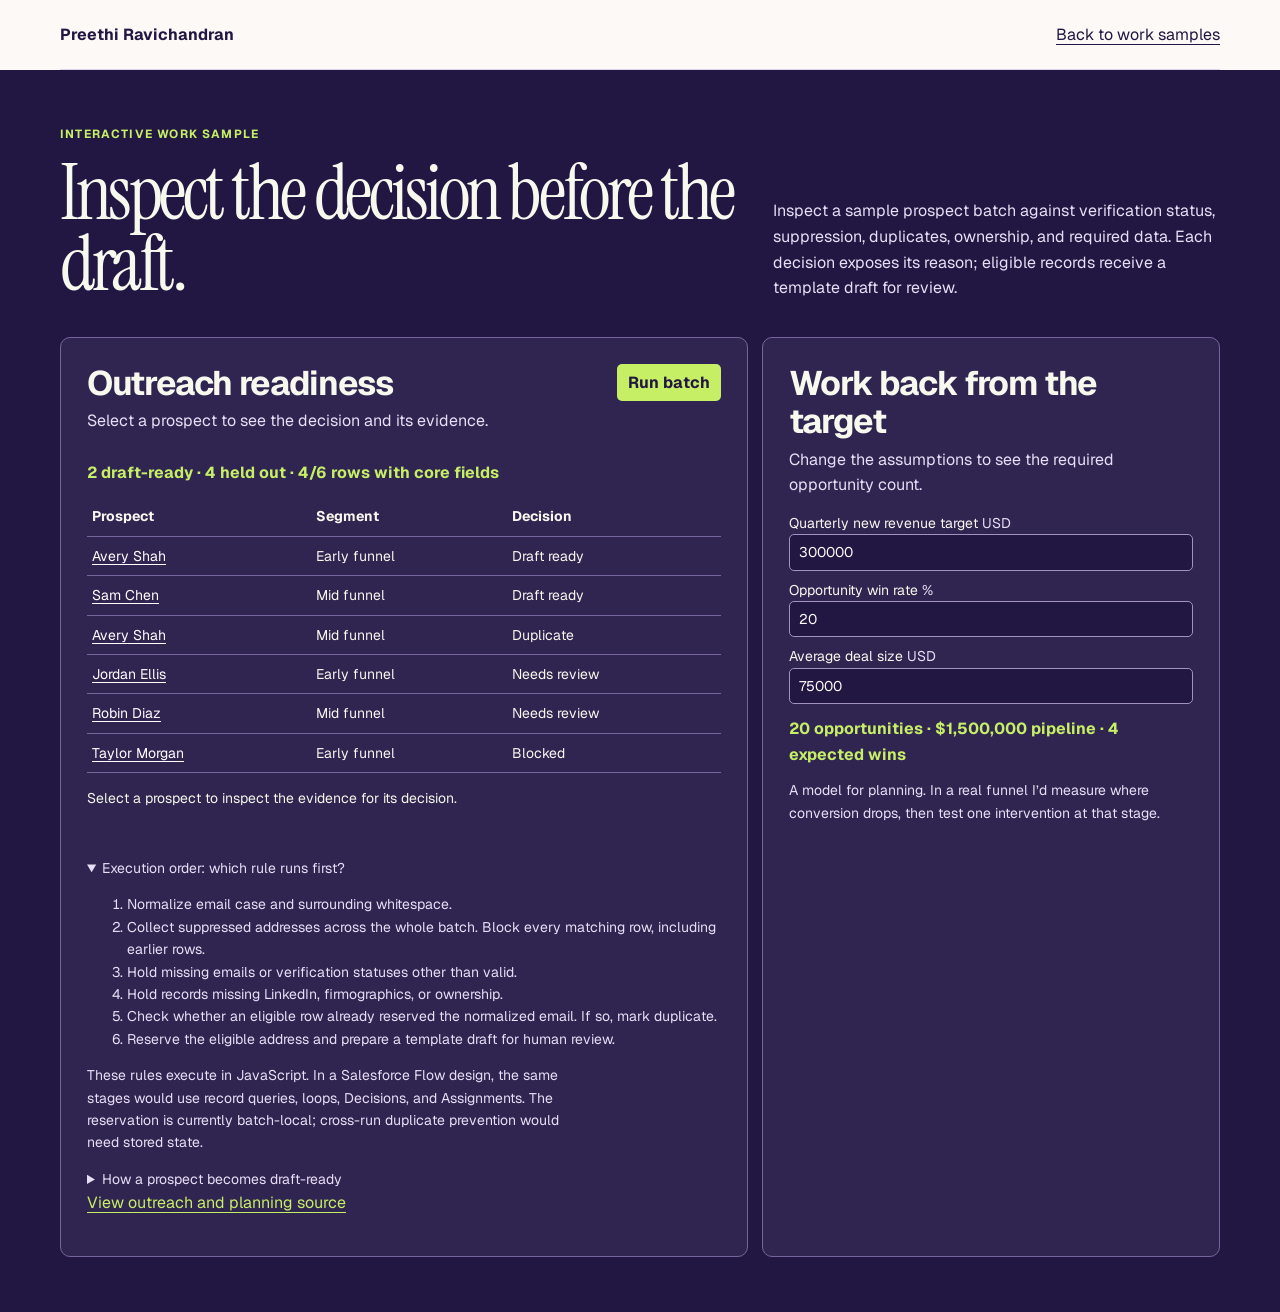
<file: outreach-readiness.html>
<!doctype html><html lang="en"><head><meta charset="utf-8"><meta name="viewport" content="width=device-width,initial-scale=1"><title>Outreach Readiness | Preethi Ravichandran</title><link rel="stylesheet" href="portfolio.css"><script src="decisions.js" defer></script></head><body><header class="wrap nav"><a href="index.html" class="brand">Preethi Ravichandran</a><a href="index.html#lab">Back to work samples</a></header><main><section class="lab" id="lab">
<div class="wrap">
<div class="section-head"><div><p class="label">INTERACTIVE WORK SAMPLE</p><h2>Inspect the decision before the draft.</h2></div><p>Inspect a sample prospect batch against verification status, suppression, duplicates, ownership, and required data. Each decision exposes its reason; eligible records receive a template draft for review.</p></div>
<div class="lab-grid">
<section class="panel" aria-labelledby="queue-title">
<div class="panel-head"><div><h3 id="queue-title">Outreach readiness</h3><p>Select a prospect to see the decision and its evidence.</p></div><button id="run" type="button">Run batch</button></div>
<div id="batch" class="metrics" aria-live="polite"></div>
<div class="table-scroll"><table><thead><tr><th scope="col">Prospect</th><th scope="col">Segment</th><th scope="col">Decision</th></tr></thead><tbody id="prospects"></tbody></table></div>
<div id="explanation" class="explanation" aria-live="polite">Run the batch to inspect a decision.</div>
<details class="method" open><summary>Execution order: which rule runs first?</summary><ol><li>Normalize email case and surrounding whitespace.</li><li>Collect suppressed addresses across the whole batch. Block every matching row, including earlier rows.</li><li>Hold missing emails or verification statuses other than valid.</li><li>Hold records missing LinkedIn, firmographics, or ownership.</li><li>Check whether an eligible row already reserved the normalized email. If so, mark duplicate.</li><li>Reserve the eligible address and prepare a template draft for human review.</li></ol><p>These rules execute in JavaScript. In a Salesforce Flow design, the same stages would use record queries, loops, Decisions, and Assignments. The reservation is currently batch-local; cross-run duplicate prevention would need stored state.</p></details><details class="method"><summary>How a prospect becomes draft-ready</summary><p>Each sample supplies simulated email verification, suppression, ownership, and field-completeness inputs. The code applies shared rules before reserving a contact for one eligible segment. Records that fail a check receive a reason. Ready records get a reviewable template draft. The browser runs the logic on sample data without external connections or email delivery.</p></details>
<p><a href="decisions.js" class="source-link">View outreach and planning source</a></p>
</section>
<section class="panel math" aria-labelledby="math-title"><h3 id="math-title">Work back from the target</h3><p>Change the assumptions to see the required opportunity count.</p>
<form id="calculator">
<label>Quarterly new revenue target <span>USD</span><input id="target" type="number" min="1" max="1000000000000" step="1" value="300000" required></label>
<label>Opportunity win rate <span>%</span><input id="win-rate" type="number" min="0.1" max="100" step="0.1" value="20" required></label>
<label>Average deal size <span>USD</span><input id="deal-size" type="number" min="1" max="1000000000" step="1" value="75000" required></label>
</form>
<div class="math-result" id="math-result" aria-live="polite"></div>
<p class="math-note">A model for planning. In a real funnel I’d measure where conversion drops, then test one intervention at that stage.</p>
</section>
</div></div>
</section>


</main></body></html>
</file>
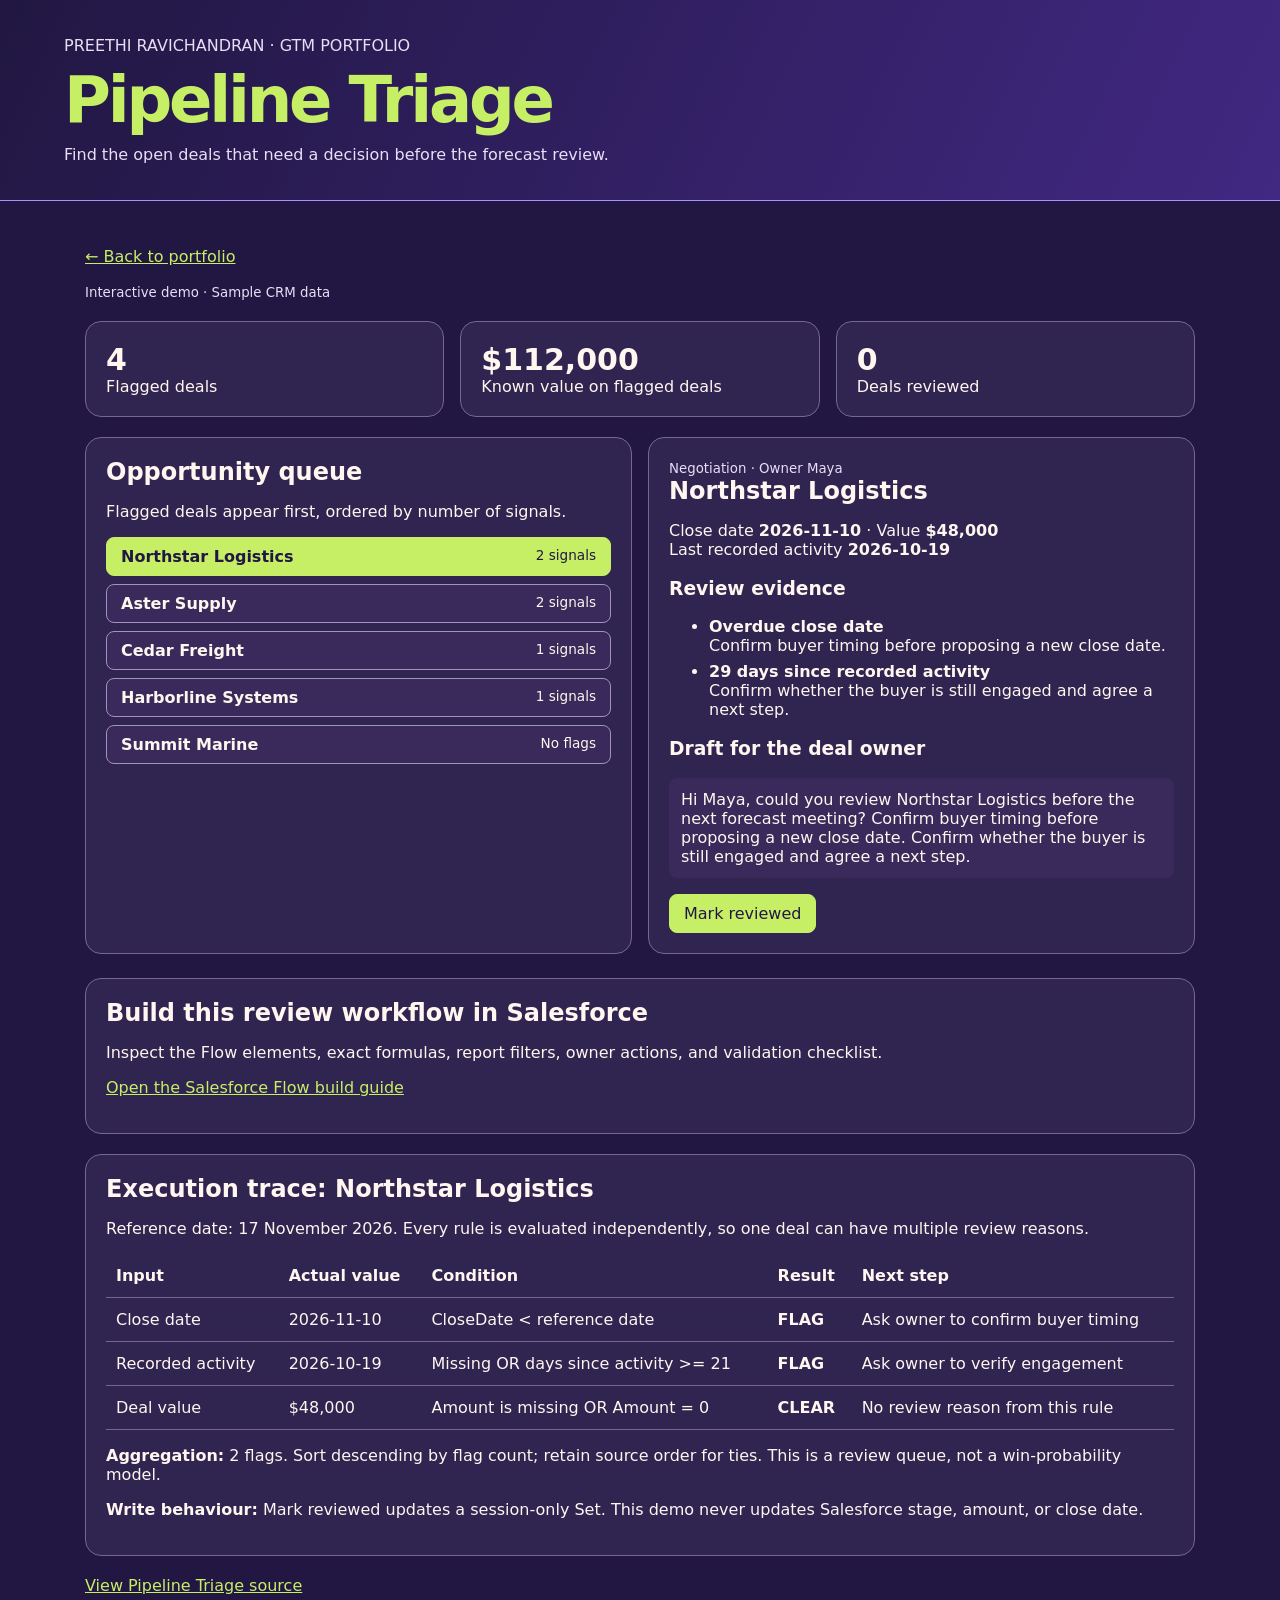
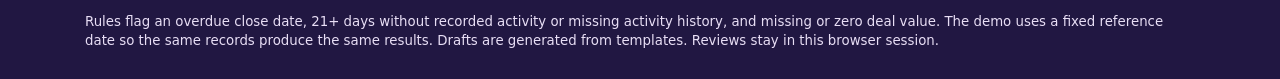
<file: pipeline-triage.html>
<!doctype html>
<html lang="en">
<meta charset="utf-8">
<meta name="viewport" content="width=device-width,initial-scale=1">
<title>Pipeline Triage | Preethi Ravichandran</title>
<style>
*{box-sizing:border-box}body{margin:0;background:#f6f5f0;color:#172821;font:16px system-ui,sans-serif}header{background:#173a30;color:#fff;padding:36px max(5vw,20px)}header p{color:#d0e2d7;margin:0}h1{font-size:clamp(34px,6vw,64px);letter-spacing:-.05em;margin:8px 0}main{max-width:1150px;margin:auto;padding:30px 20px}section,aside{background:white;border:1px solid #dce3db;border-radius:16px;padding:20px}.stats,.layout{display:grid;gap:16px}.stats{grid-template-columns:repeat(auto-fit,minmax(145px,1fr));margin:20px 0}.stats strong{font-size:30px;display:block}.layout{grid-template-columns:1fr 1fr}h2{margin:0 0 12px}button{font:inherit;cursor:pointer;border-radius:8px;padding:9px 14px;border:1px solid #aac0b4;background:#eef5ef;color:#173a30}button[aria-pressed=true],#review{background:#173a30;color:#fff}#queue{display:grid;gap:8px}#queue button{text-align:left;display:flex;justify-content:space-between;gap:8px}#queue span{font-size:.85em}li{margin-bottom:7px}td,th{padding:12px 10px;border-bottom:1px solid #77649d;vertical-align:top}#draft{white-space:pre-wrap;background:#f6f5f0;border-radius:8px;padding:12px}small{color:#4a6255}footer{margin-top:20px}@media(max-width:730px){.layout{grid-template-columns:1fr}}

:root{color-scheme:dark}body{background:#10120f;color:#f2f4e9}header{background:linear-gradient(115deg,#1a2418,#283723);border-bottom:1px solid #5d704a}header h1{color:#d6fa83}header p,small{color:#b6c0b2}section,aside{background:#171b16;border-color:#343e30}button{background:#232b20;border-color:#52624b;color:#f2f4e9}button[aria-pressed=true],#review{background:#d6fa83;color:#18200f;border-color:#d6fa83}#draft{background:#202c1d}a:focus-visible,button:focus-visible{outline:2px solid #d6fa83;outline-offset:4px}.back{color:#d6fa83}

body{background:#211742;color:#fff6ef}
header{background:linear-gradient(115deg,#211742,#412882);border-bottom-color:#aa91ff}
header h1,.back{color:#c7ef66}
header p,small{color:#e8def5}
section,aside{background:#302451;border-color:#77649d}
button{background:#392a5b;border-color:#a391c0;color:#fff6ef}
button[aria-pressed=true],#review{background:#c7ef66;color:#211742;border-color:#c7ef66}
#draft{background:#392a5b}
a:focus-visible,button:focus-visible{outline-color:#c7ef66}
.flow-blueprint{margin-top:24px;background:#f3f6fa;color:#23344d;border-color:#cbd7e5}.flow-blueprint h2{color:#23344d}.flow-blueprint>p{color:#52647c}.flow-canvas{background-color:#f8fafc;background-image:radial-gradient(#d3dce7 1px,transparent 1px);background-size:16px 16px;border:1px solid #d7e0ec;border-radius:12px;padding:28px 16px;margin:20px 0}.flow-node{position:relative;margin:0 auto;width:min(100%,480px);background:white;border:1px solid #cbd7e5;border-radius:8px;padding:16px 18px;box-shadow:0 2px 5px #23344d09}.flow-node:not(:last-child){margin-bottom:32px}.flow-node:not(:last-child):after{content:"";position:absolute;left:50%;top:100%;height:32px;border-left:2px solid #9aabc0}.flow-node .element-kind{display:block;font-size:.75rem;text-transform:uppercase;font-weight:700;letter-spacing:.06em;color:#687a91;margin-bottom:6px}.flow-node b{display:block;font-size:1rem}.flow-node p{margin:8px 0 0;font-size:.875rem;line-height:1.6;color:#52647c}.flow-start{border-top:5px solid #4b9b6d}.flow-formula{border-top:5px solid #a36bce}.flow-decision{border-top:5px solid #dda536}.flow-assignment{border-top:5px solid #de8c4a}.flow-update{border-top:5px solid #c26293}.flow-condition{display:block;white-space:normal;overflow-wrap:anywhere;background:#eef3f9;color:#344963;padding:9px;border-radius:5px;font: .8125rem/1.6 monospace;margin-top:10px}.flow-branches{display:grid;grid-template-columns:1fr 1fr;gap:12px;margin-top:12px}.flow-branches>div{background:#f3f6fa;border:1px solid #d7e0ec;border-radius:6px;padding:10px;font-size:.8125rem;line-height:1.6}.flow-branches b{font-size:.8125rem}.flow-blueprint a{color:#5631c7}.flow-blueprint summary{cursor:pointer;font-weight:600}.flow-blueprint details{margin-top:16px}.flow-blueprint code{color:#344963}.flow-blueprint .blueprint-caption{font-size:.8125rem;line-height:1.6}@media(max-width:480px){.flow-branches{grid-template-columns:1fr}}
</style>
<header><p>PREETHI RAVICHANDRAN · GTM PORTFOLIO</p><h1>Pipeline Triage</h1><p>Find the open deals that need a decision before the forecast review.</p></header>
<main>
<p><a href="index.html" class="back">← Back to portfolio</a></p>
<small>Interactive demo · Sample CRM data</small>
<div class="stats" id="stats"></div>
<div class="layout">
<section><h2>Opportunity queue</h2><p id="queue-description">Flagged deals appear first, ordered by number of signals.</p><div id="queue" aria-describedby="queue-description"></div></section>
<aside id="detail" aria-live="polite"></aside>
</div>
<section style="margin-top:24px"><h2>Build this review workflow in Salesforce</h2><p>Inspect the Flow elements, exact formulas, report filters, owner actions, and validation checklist.</p><p><a class="back" href="flow-guide.html">Open the Salesforce Flow build guide</a></p></section>
<section style="margin-top:20px" id="rule-trace" aria-live="polite"></section>

<footer><p><a class="back" href="pipeline-triage.js">View Pipeline Triage source</a></p><small>Rules flag an overdue close date, 21+ days without recorded activity or missing activity history, and missing or zero deal value. The demo uses a fixed reference date so the same records produce the same results. Drafts are generated from templates. Reviews stay in this browser session.</small></footer>
</main>
<script src="pipeline-triage.js"></script>
</html>
</file>
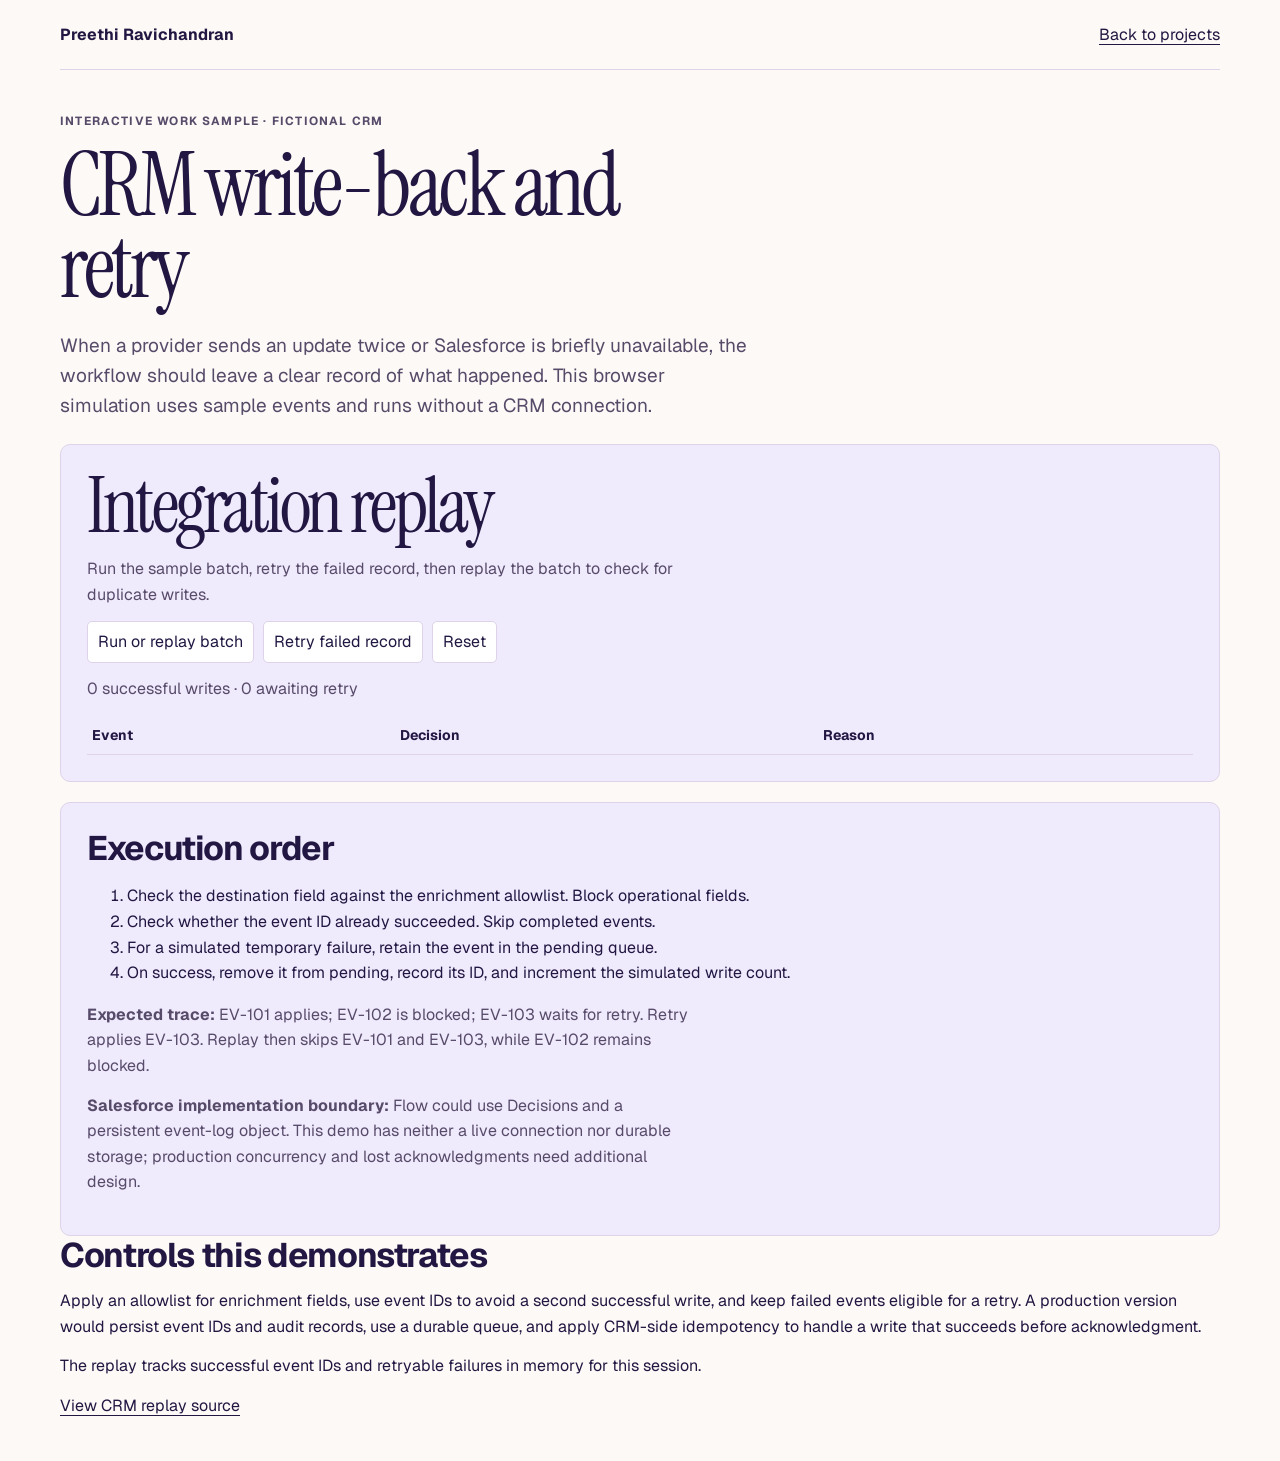
<file: sync-review.html>
<!doctype html>
<html lang="en">
<head>
<meta charset="utf-8">
<meta name="viewport" content="width=device-width,initial-scale=1">
<title>CRM write-back and retry | Preethi Ravichandran</title>
<link rel="stylesheet" href="portfolio.css">
<script src="sync-review.js" defer></script>
</head>
<body>
<header class="wrap nav"><a href="index.html" class="brand">Preethi Ravichandran</a><a href="index.html#projects-title">Back to projects</a></header>
<main class="wrap replay">
<p class="label">INTERACTIVE WORK SAMPLE · FICTIONAL CRM</p>
<h1>CRM write-back and retry</h1>
<p class="intro">When a provider sends an update twice or Salesforce is briefly unavailable, the workflow should leave a clear record of what happened. This browser simulation uses sample events and runs without a CRM connection.</p>
<section class="panel" aria-labelledby="replay-title">
<h2 id="replay-title">Integration replay</h2>
<p>Run the sample batch, retry the failed record, then replay the batch to check for duplicate writes.</p>
<div class="replay-controls"><button id="batch-run">Run or replay batch</button><button id="retry" disabled>Retry failed record</button><button id="reset">Reset</button></div>
<p id="counts" role="status"></p>
<div class="table-scroll"><table><thead><tr><th scope="col">Event</th><th scope="col">Decision</th><th scope="col">Reason</th></tr></thead><tbody id="log"></tbody></table></div>
</section>
<section class="panel" style="margin-top:20px"><h3>Execution order</h3><ol><li>Check the destination field against the enrichment allowlist. Block operational fields.</li><li>Check whether the event ID already succeeded. Skip completed events.</li><li>For a simulated temporary failure, retain the event in the pending queue.</li><li>On success, remove it from pending, record its ID, and increment the simulated write count.</li></ol><p><b>Expected trace:</b> EV-101 applies; EV-102 is blocked; EV-103 waits for retry. Retry applies EV-103. Replay then skips EV-101 and EV-103, while EV-102 remains blocked.</p><p><b>Salesforce implementation boundary:</b> Flow could use Decisions and a persistent event-log object. This demo has neither a live connection nor durable storage; production concurrency and lost acknowledgments need additional design.</p></section><h3>Controls this demonstrates</h3>
<p>Apply an allowlist for enrichment fields, use event IDs to avoid a second successful write, and keep failed events eligible for a retry. A production version would persist event IDs and audit records, use a durable queue, and apply CRM-side idempotency to handle a write that succeeds before acknowledgment.</p>
<p>The replay tracks successful event IDs and retryable failures in memory for this session.</p>
<a href="sync-review.js">View CRM replay source</a>
</main>
</body>
</html>
</file>
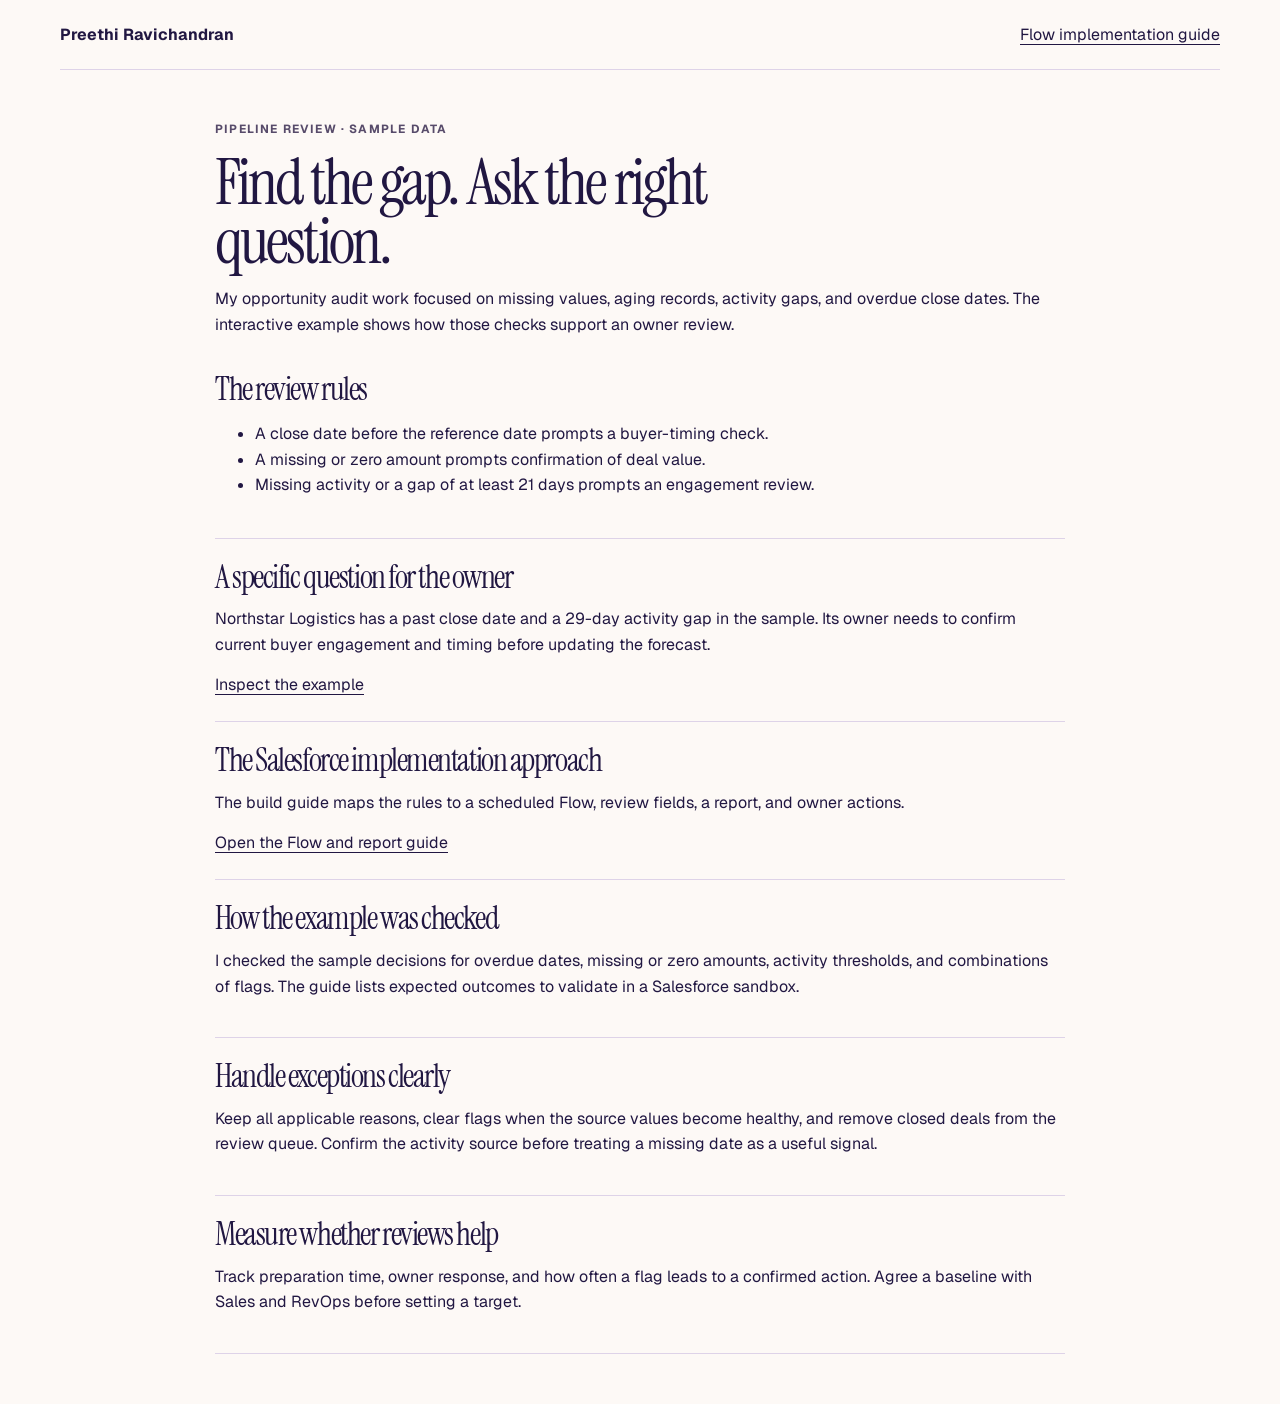
<file: system-design.html>
<!doctype html><html lang="en"><head><meta charset="utf-8"><meta name="viewport" content="width=device-width,initial-scale=1"><title>Pipeline Review Approach | Preethi Ravichandran</title><link rel="stylesheet" href="portfolio.css"><style>main{padding-block:50px;max-width:850px}h1{font-size:clamp(2.5rem,6vw,4rem);max-width:18ch}h2{font-size:2rem}section{padding:24px 0;border-bottom:1px solid #ded3e8}</style></head><body><header class="wrap nav"><a class="brand" href="index.html">Preethi Ravichandran</a><a href="flow-guide.html">Flow implementation guide</a></header><main class="wrap"><p class="label">PIPELINE REVIEW · SAMPLE DATA</p><h1>Find the gap. Ask the right question.</h1><p>My opportunity audit work focused on missing values, aging records, activity gaps, and overdue close dates. The interactive example shows how those checks support an owner review.</p><section id="decision"><h2>The review rules</h2><ul><li>A close date before the reference date prompts a buyer-timing check.</li><li>A missing or zero amount prompts confirmation of deal value.</li><li>Missing activity or a gap of at least 21 days prompts an engagement review.</li></ul></section><section id="example"><h2>A specific question for the owner</h2><p>Northstar Logistics has a past close date and a 29-day activity gap in the sample. Its owner needs to confirm current buyer engagement and timing before updating the forecast.</p><a href="pipeline-triage.html">Inspect the example</a></section><section id="architecture"><h2>The Salesforce implementation approach</h2><p>The build guide maps the rules to a scheduled Flow, review fields, a report, and owner actions.</p><a href="flow-guide.html">Open the Flow and report guide</a></section><section id="verification"><h2>How the example was checked</h2><p>I checked the sample decisions for overdue dates, missing or zero amounts, activity thresholds, and combinations of flags. The guide lists expected outcomes to validate in a Salesforce sandbox.</p></section><section id="failures"><h2>Handle exceptions clearly</h2><p>Keep all applicable reasons, clear flags when the source values become healthy, and remove closed deals from the review queue. Confirm the activity source before treating a missing date as a useful signal.</p></section><section id="rollout"><h2>Measure whether reviews help</h2><p>Track preparation time, owner response, and how often a flag leads to a confirmed action. Agree a baseline with Sales and RevOps before setting a target.</p></section></main></body></html>
</file>
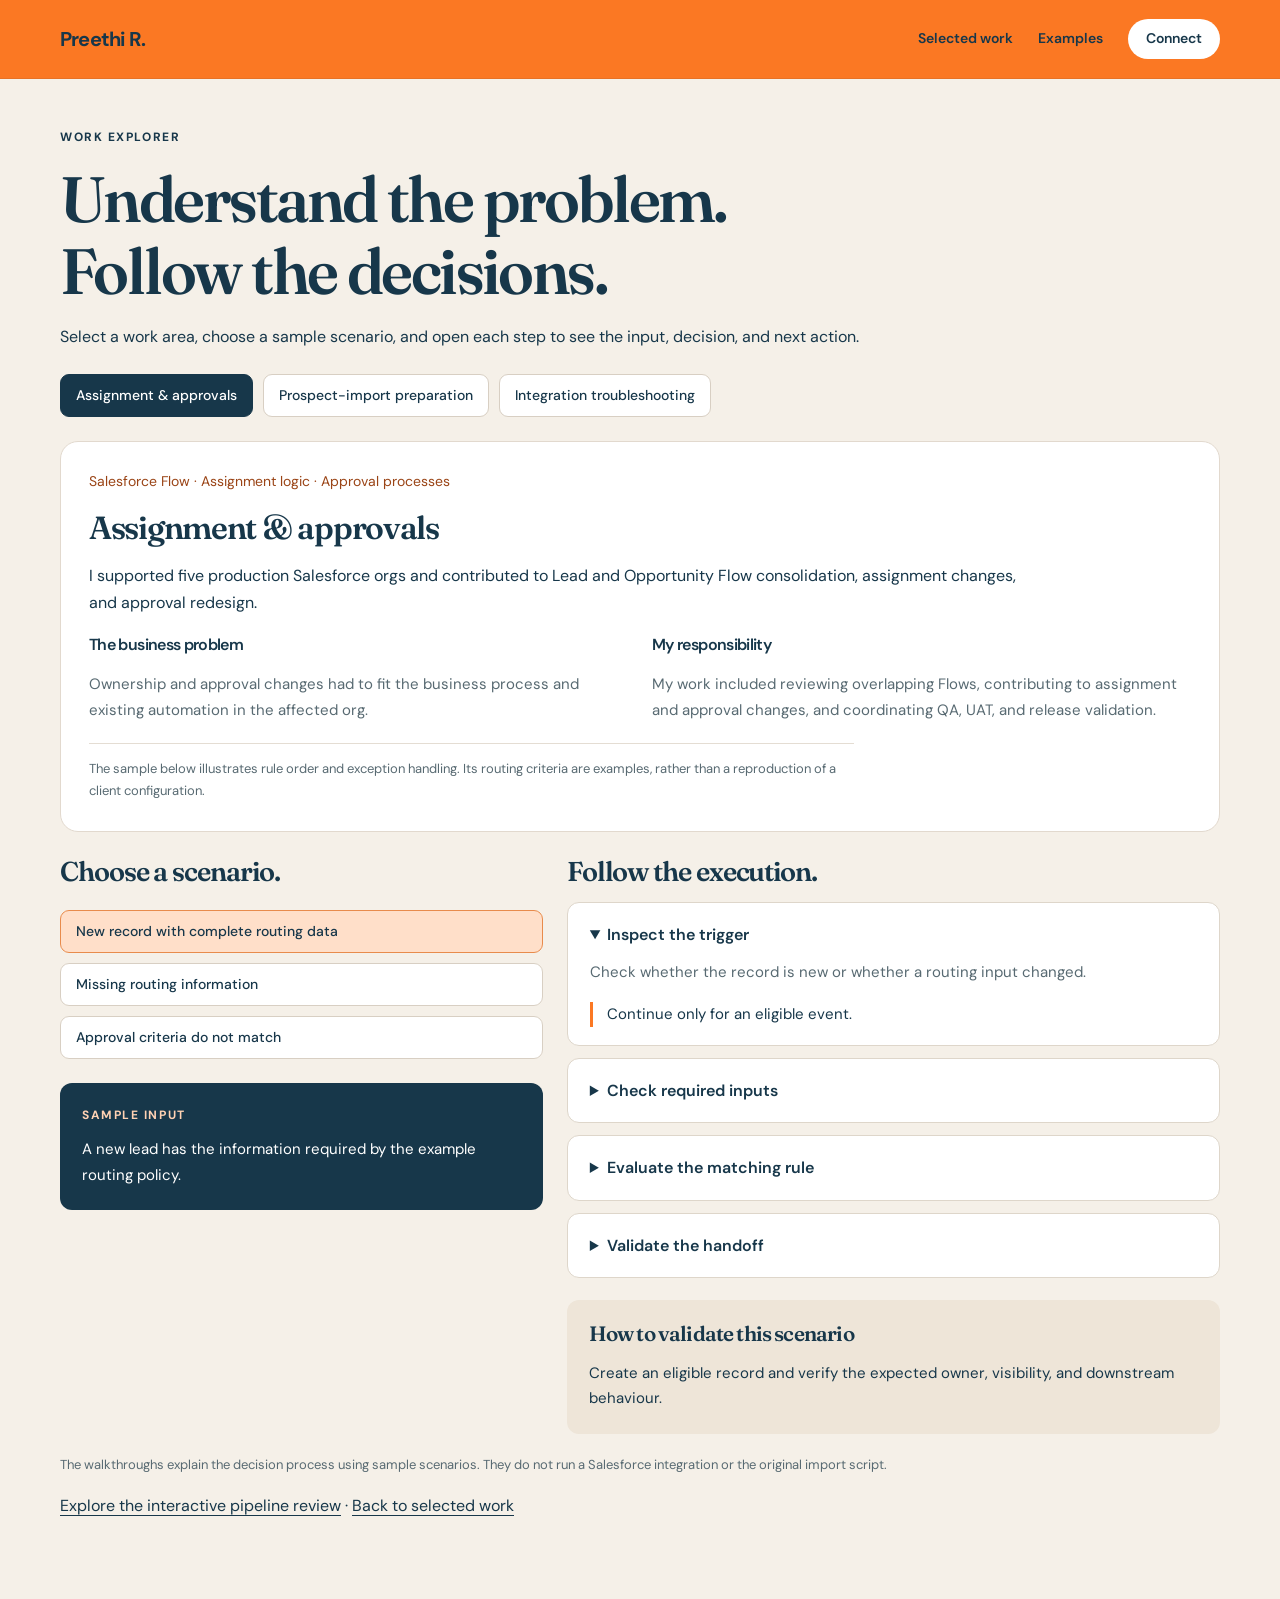
<file: work-explorer.html>
<!doctype html><html lang="en"><head><meta charset="utf-8"><meta name="viewport" content="width=device-width,initial-scale=1"><title>Explore My Work | Preethi Ravichandran</title><link rel="stylesheet" href="clean.css"><script src="work-explorer.js" defer></script><style>
.explorer{padding:48px 0 64px}.explorer h1{font:600 clamp(2.3rem,5vw,4rem)/1.12 Fraunces,Georgia,serif;max-width:21ch}.case-picker,.scenario-picker{display:flex;flex-wrap:wrap;gap:10px;margin:24px 0}.case-picker button,.scenario-picker button{cursor:pointer;background:white;color:var(--navy);border:1px solid #d8cfc3;border-radius:9px;padding:10px 15px;font:500 .875rem/1.5 'DM Sans',sans-serif}.case-picker button[aria-pressed=true]{background:var(--navy);color:white;border-color:var(--navy)}.scenario-picker button[aria-pressed=true]{background:#ffdfc9;border-color:#e88b4c}.case-intro{padding:28px;background:#fff;border:1px solid #e2d9ce;border-radius:18px;margin-bottom:24px}.case-intro h2{font-size:2rem}.tools-line{font-size:.875rem;color:#9a4416}.context-grid{display:grid;grid-template-columns:1fr 1fr;gap:24px;margin-top:18px}.context-grid h3{font:600 1rem/1.4 'DM Sans',sans-serif}.context-grid p{font-size:.9375rem;color:var(--muted);margin:0}.scope-line{font-size:.8125rem;color:var(--muted);border-top:1px solid #e4ddd3;padding-top:14px;margin:20px 0 0}.walkthrough{display:grid;grid-template-columns:.85fr 1.15fr;gap:24px;align-items:start}.scenario-panel{position:sticky;top:100px}.scenario-panel h2,.steps-panel h2{font-size:1.7rem}.scenario-picker{flex-direction:column}.scenario-picker button{text-align:left}.input-record{background:var(--navy);color:white;border-radius:12px;padding:22px;overflow-wrap:anywhere}.input-record p{margin:0;font-size:.9375rem}.input-record .eyebrow{color:#ffd2b3;font-size:.75rem;margin-bottom:12px}.steps-panel details{background:#fff;border:1px solid #ded6ca;border-radius:12px;margin-bottom:12px;padding:18px 22px}.steps-panel summary{font-weight:600;cursor:pointer}.steps-panel details p{margin-top:12px;font-size:.9375rem;color:var(--muted)}.steps-panel .outcome{border-left:3px solid var(--orange);padding-left:14px;color:var(--navy);margin-bottom:0}.validation-box{margin-top:22px;padding:22px;background:#eee5d8;border-radius:12px}.validation-box h3{font-size:1.3rem}.validation-box p{font-size:.9375rem;margin:0}.case-intro>p{max-width:85ch}@media(max-width:750px){.walkthrough,.context-grid{grid-template-columns:1fr}.scenario-panel{position:static}.case-intro{padding:22px}.scenario-picker{gap:8px}.explorer{padding-top:32px}}
</style></head><body><header class="topbar"><div class="wrap nav"><a class="brand" href="index.html">Preethi R.</a><nav aria-label="Portfolio"><a href="index.html#work">Selected work</a><a href="index.html#lab">Examples</a><a class="contact-link" href="https://www.linkedin.com/in/preethi-ravichandran-r/">Connect</a></nav></div></header><main class="wrap explorer"><p class="eyebrow">Work explorer</p><h1>Understand the problem.<br>Follow the decisions.</h1><p>Select a work area, choose a sample scenario, and open each step to see the input, decision, and next action.</p><div class="case-picker" role="group" aria-label="Work areas"><button id="routing" data-case="routing" aria-pressed="true">Assignment &amp; approvals</button><button id="import" data-case="import" aria-pressed="false">Prospect-import preparation</button><button id="mapping" data-case="mapping" aria-pressed="false">Integration troubleshooting</button></div><section class="case-intro" aria-labelledby="case-title"><p class="tools-line" id="tools"></p><h2 id="case-title"></h2><p id="context"></p><div class="context-grid"><div><h3>The business problem</h3><p id="problem"></p></div><div><h3>My responsibility</h3><p id="contribution"></p></div></div><p class="scope-line" id="scope"></p></section><div class="walkthrough"><section class="scenario-panel" aria-labelledby="scenario-title"><h2 id="scenario-title">Choose a scenario.</h2><div id="scenarios" class="scenario-picker" role="group" aria-label="Sample scenarios"></div><div class="input-record"><p class="eyebrow">Sample input</p><p id="input"></p></div></section><section class="steps-panel" aria-labelledby="steps-title"><h2 id="steps-title">Follow the execution.</h2><div id="steps" aria-live="polite"></div><div class="validation-box"><h3>How to validate this scenario</h3><p id="test"></p></div></section></div><p class="scope">The walkthroughs explain the decision process using sample scenarios. They do not run a Salesforce integration or the original import script.</p><p><a href="pipeline-triage.html">Explore the interactive pipeline review</a> · <a href="index.html#work">Back to selected work</a></p></main></body></html>
</file>
<file: portfolio.css>
@import url('https://fonts.googleapis.com/css2?family=Geist:wght@400;500;600;700&family=Instrument+Serif:ital@0;1&display=swap');
:root{--paper:#f5f2e9;--ink:#172b23;--muted:#52665b;--line:#cbd2c7;--forest:#172f28;--mint:#dcf6ad}
*{box-sizing:border-box}html{scroll-behavior:smooth}body{margin:0;background:var(--paper);color:var(--ink);font:16px/1.6 Geist,system-ui,sans-serif}
h1,h2,h3,p{margin:0 0 14px}h1,h2{font-family:"Instrument Serif",Georgia,serif;font-weight:400;line-height:.93;letter-spacing:-.045em}h1{font-size:clamp(64px,9vw,126px);max-width:10ch}h1 em{color:#2b6954}h2{font-size:clamp(48px,6vw,82px)}h3{font-size:clamp(21px,3vw,34px);line-height:1.13;letter-spacing:-.04em}a{color:inherit;text-underline-offset:4px}button,input{font:inherit}button,summary{cursor:pointer}
.wrap{width:min(1160px,calc(100% - 48px));margin-inline:auto}.nav,.nav nav,.actions,.contact{display:flex;align-items:center;gap:20px}.nav{min-height:70px;justify-content:space-between;border-bottom:1px solid var(--line)}.brand{font-weight:700;text-decoration:none}.nav nav a{font-size:14px}
.hero{display:grid;grid-template-columns:1fr 255px;gap:36px;align-items:end;padding:clamp(65px,10vw,115px) 0 68px}.label{font-size:.74rem;font-weight:700;letter-spacing:.1em;color:var(--muted)}.intro{max-width:53ch;font-size:19px;color:var(--muted);margin-block:22px}.actions{flex-wrap:wrap}.primary{background:var(--ink);color:#fff;text-decoration:none;border-radius:5px;padding:10px 16px;font-weight:700;display:inline-block}.proof div{border-top:1px solid var(--line);padding-block:10px;display:grid;grid-template-columns:88px 1fr;align-items:center;font-size:14px}.proof strong{font:44px/1 "Instrument Serif",Georgia,serif}
.lab{background:var(--forest);color:#f7f8ee;padding-block:55px}.lab .label{color:var(--mint)}.section-head{display:grid;grid-template-columns:1fr .65fr;gap:26px;align-items:end;margin-bottom:22px}.section-head>p,.panel p{max-width:55ch}.lab .section-head>p,.panel p,.method{color:#cbdad0}.lab-grid{display:grid;grid-template-columns:1.5fr 1fr;gap:14px}.panel{background:#203c33;border:1px solid #5a7566;border-radius:10px;padding:clamp(16px,3vw,26px);min-width:0}.panel h3{margin-bottom:6px}.panel-head{display:flex;justify-content:space-between;align-items:start;gap:10px}.panel-head button{white-space:nowrap;background:var(--mint);border:0;border-radius:5px;color:#172b23;padding:6px 11px;font-weight:700}.metrics,.math-result{color:var(--mint);font-weight:700;margin:12px 0}.table-scroll{overflow:auto}table{border-collapse:collapse;width:100%;font-size:14px;text-align:left}th,td{border-bottom:1px solid #50695e;padding:8px 5px;white-space:nowrap}.record{background:transparent;border:0;color:#fff;padding:0;text-decoration:underline;text-underline-offset:3px}.explanation{font-size:14px;margin:14px 0;min-height:4em;color:#f3f7e9}.method{font-size:14px}.source-link{color:var(--mint)}.math form{display:grid;gap:8px}.math label{display:block;font-size:14px}.math label span{color:#cbdad0}.math input{display:block;width:100%;padding:6px 9px;background:#152e26;color:#fff;border:1px solid #759185;border-radius:5px}.math-note{font-size:14px}
.work{padding-block:58px}.work .section-head>p,.case p:not(.label),.contact p:not(.label){color:var(--muted)}.case{display:grid;grid-template-columns:230px 1fr;gap:22px;padding:24px 0;border-top:1px solid var(--line)}.case p:not(.label){max-width:80ch}.case summary{font-weight:700;width:max-content}.case details p{margin-top:7px}.contact{border-top:1px solid var(--line);justify-content:space-between;padding-block:35px}.contact h2{font-size:clamp(40px,5vw,62px)}.skip{position:absolute;top:-100px;left:8px;background:var(--mint);color:var(--ink);padding:8px}.skip:focus{top:8px}:focus-visible{outline:2px solid #53891e;outline-offset:4px}.lab :focus-visible{outline-color:var(--mint)}
@media(max-width:820px){.hero,.section-head,.lab-grid{grid-template-columns:1fr}.proof{display:grid;grid-template-columns:repeat(3,1fr);gap:10px}.proof div{display:block}.proof span{display:block}.case{grid-template-columns:160px 1fr}}
@media(max-width:530px){.wrap{width:calc(100% - 30px)}.nav,.nav nav{gap:10px}.brand{font-size:14px}.hero{padding-top:48px}.case{grid-template-columns:1fr;gap:0}.contact{align-items:start;flex-direction:column}.panel-head{flex-wrap:wrap}th,td{font-size:13px}.proof span{font-size:12px}}
@media(prefers-reduced-motion:reduce){html{scroll-behavior:auto}}

:root{--paper:#fbfbf7;--ink:#17263b;--muted:#47596c;--line:#cdd6df;--forest:#142b45;--mint:#cbe9ff}
.hero{padding-top:clamp(50px,8vw,92px)}
.hero h1{max-width:none;font-size:clamp(48px,7.6vw,104px)}
.hero h1 em{color:#1b6181}
.work .section-head{align-items:end}
.case-index{display:flex;flex-wrap:wrap;gap:9px 20px;padding:10px 0 21px;font-size:14px;font-weight:600}
.case{padding-block:30px;scroll-margin-top:18px}
.case-context p{margin-bottom:5px}
.case h3{max-width:32ch}
.case dl{margin:16px 0 11px}
.case dt{font-weight:700}
.case dd{color:var(--muted);margin:2px 0 12px;max-width:78ch}
.lab .panel{background:#1b3752;border-color:#55738b}
.lab .panel p,.lab .section-head>p,.lab .method,.math label span{color:#d4e2ee}
.lab .math input{background:#132d47;border-color:#84a0b9}
.lab th,.lab td{border-color:#55738b}
.viewpoint{display:grid;grid-template-columns:1fr 1fr;gap:24px;padding-block:55px}
.viewpoint h2{font-size:clamp(42px,5vw,63px);max-width:14ch}
.viewpoint p:not(.label){color:var(--muted)}
@media(max-width:730px){.viewpoint{grid-template-columns:1fr}.viewpoint h2{max-width:none}}

.project-shelf{padding:32px 0 42px;border-top:1px solid var(--line)}
.project-shelf h2{max-width:19ch}
.project-grid{display:grid;grid-template-columns:repeat(3,minmax(0,1fr));gap:18px;margin-top:22px}
.project-grid article{padding:18px;border:1px solid var(--line);border-radius:8px;display:flex;flex-direction:column}
.project-grid article h3{font-size:25px}
.project-grid article a{margin-top:auto;font-weight:700}
.scope-note{margin-top:12px;color:var(--muted)}
.replay{padding-block:42px}
.replay h1{font-size:clamp(49px,8vw,88px);max-width:14ch}
.replay .panel{background:#edf2f6;border-color:var(--line)}
.replay .panel p{color:var(--muted)}
.replay-controls{display:flex;gap:9px;flex-wrap:wrap;margin:13px 0}
.replay-controls button{cursor:pointer;border:1px solid var(--line);border-radius:5px;padding:7px 10px;background:white;color:var(--ink)}
.replay table td,.replay table th{border-color:var(--line)}
@media(max-width:760px){.project-grid{grid-template-columns:1fr}}

/* Shared palette with the Notion portfolio. */
:root{--paper:#fdf9f6;--ink:#211742;--muted:#574b6a;--line:#ded3e8;--forest:#211742;--mint:#c7ef66;--violet:#5631c7;--coral:#ff876e}
.hero h1 em{color:var(--violet)}
.primary{background:var(--violet)}
.primary:hover{background:#40239a}
.hero-art{height:126px;border-radius:10px;background:#5631c7 url("portfolio-cover.png") right center/215% auto no-repeat}
.proof .hero-art{display:block;border:0;margin-bottom:9px;padding:0}
.project-grid article{border-top:4px solid var(--project-accent);background:var(--project-bg)}
.project-sync{--project-accent:#5631c7;--project-bg:#f0eafd}
.project-outreach{--project-accent:#ff876e;--project-bg:#fff0ed}
.project-forecast{--project-accent:#a4ca4b;--project-bg:#f2f8e4}
.project-grid article a:hover,.case-index a:hover{color:var(--violet)}
.lab .panel{background:#302451;border-color:#77649d}
.lab .panel p,.lab .section-head>p,.lab .method,.math label span{color:#e8def5}
.lab .math input{background:#211742;border-color:#a391c0}
.lab th,.lab td{border-color:#77649d}
.panel-head button{color:#211742}
.replay .panel{background:#f0eafd}
:focus-visible{outline-color:#5631c7}
.lab :focus-visible{outline-color:#c7ef66}
@media(max-width:820px){.proof .hero-art{display:none}}

.project-tags{display:flex;flex-wrap:wrap;gap:6px;list-style:none;padding:0;margin:0 0 13px}
.project-tags li{padding:2px 8px;border:1px solid #c8b9d7;border-radius:999px;color:var(--ink);background:var(--paper);font-size:.75rem}
.demo-evidence{border-top:1px solid #d9cde4;padding-top:10px}
</file>
<file: clean.css>
@import url('https://fonts.googleapis.com/css2?family=DM+Sans:wght@400;500;600;700&family=Fraunces:wght@500;600;700&display=swap');
:root{--orange:#fb7823;--navy:#17374a;--cream:#f5f0e8;--muted:#586a72;--line:#ddd7cf}*{box-sizing:border-box}html{scroll-behavior:smooth;scroll-padding-top:95px}body{margin:0;background:var(--cream);color:var(--navy);font:16px/1.7 'DM Sans',system-ui,sans-serif}a{color:inherit;text-underline-offset:4px}button,summary{font:inherit}h1,h2,h3,p{margin:0 0 16px}h1,h2,h3{line-height:1.12;letter-spacing:-.04em}h2,h3{font-family:Fraunces,Georgia,serif;font-weight:600}h2{font-size:clamp(2.3rem,5vw,4rem)}h3{font-size:1.7rem}.wrap{width:min(1160px,calc(100% - 64px));margin:auto}.topbar{position:sticky;top:0;z-index:10;background:var(--orange);border-bottom:1px solid #17374a15}.nav{min-height:78px;display:flex;align-items:center;justify-content:space-between;gap:24px}.brand{font-weight:700;text-decoration:none;letter-spacing:-.04em;font-size:1.25rem}.nav nav{display:flex;align-items:center;gap:25px}.nav nav a{text-decoration:none;font-size:.875rem;font-weight:600}.contact-link{background:#fff;border-radius:99px;padding:8px 18px}.hero{background:var(--orange);padding:52px 0 0;overflow:hidden}.eyebrow{font-size:.75rem;letter-spacing:.13em;font-weight:700;text-transform:uppercase}.hero .eyebrow{color:#17374a}.name{font-family:Fraunces,Georgia,serif;font-weight:600;font-size:clamp(4rem,14vw,11rem);line-height:.95;letter-spacing:-.065em;color:#fff9f0;margin:25px 0 35px}.hero-bottom{display:grid;grid-template-columns:1.05fr 1fr;gap:70px;align-items:start;padding-bottom:48px}.hero h1{font:600 clamp(1.8rem,3.7vw,2.8rem)/1.18 'DM Sans',sans-serif;letter-spacing:-.05em;max-width:19ch}.hero-copy p{font-size:1.0625rem;max-width:52ch;color:#273f48}.actions{display:flex;flex-wrap:wrap;gap:12px;margin-top:22px}.button{display:inline-block;border-radius:99px;background:var(--navy);color:white;text-decoration:none;padding:11px 20px;font-size:.875rem;font-weight:600}.button.light{background:white;color:var(--navy)}.facts{background:var(--navy);color:white;padding:24px 0}.facts-inner{display:grid;grid-template-columns:1fr 1fr 1.25fr;gap:28px}.fact{border-right:1px solid #ffffff30;padding-right:20px}.fact:last-child{border:0}.fact strong{display:block;font-size:1.65rem;letter-spacing:-.04em;line-height:1.3}.fact span{display:block;font-size:.8125rem;color:#d0dce2;margin-top:6px}.section{padding:76px 0;border-bottom:1px solid var(--line)}.section-heading{display:flex;justify-content:space-between;align-items:end;gap:32px;margin-bottom:30px}.section-heading p{max-width:42ch;color:var(--muted);margin:0}.about-grid{display:grid;grid-template-columns:.7fr 1.3fr;gap:65px}.about-copy{font-size:1.125rem;color:#3d5663}.about-copy p:last-child{margin:0}.skills{display:flex;flex-wrap:wrap;gap:10px}.skill{background:white;border:1px solid #e6dfd6;border-radius:99px;padding:8px 16px;font-size:.875rem}.cards{display:grid;grid-template-columns:repeat(2,minmax(0,1fr));gap:20px}.project{background:#fff;border:1px solid #e9e3da;border-radius:22px;padding:28px;box-shadow:0 12px 30px #17374a05}.project .category{font-size:.75rem;color:#a34510;letter-spacing:.08em;font-weight:700;text-transform:uppercase}.project h3{max-width:26ch}.project>p{color:var(--muted)}.tags{display:flex;flex-wrap:wrap;gap:7px;margin-bottom:18px}.tags span{background:#f6f1ea;border-radius:99px;font-size:.75rem;padding:3px 10px;color:#576b75}.project details{border-top:1px solid #e7e1d9;margin-top:20px;padding-top:15px}.project summary{font-weight:600;cursor:pointer;list-style:none;display:flex;justify-content:space-between;align-items:center;font-size:.875rem}.project summary::-webkit-details-marker{display:none}.project summary:after{content:'+';font-size:1.5rem;line-height:1}.project details[open] summary:after{content:'−'}.project dl{font-size:.9375rem}.project dt{font-weight:700;margin-top:16px}.project dd{margin:5px 0;color:var(--muted)}.project a{font-size:.875rem;font-weight:600}.demo-grid{display:grid;grid-template-columns:repeat(3,minmax(0,1fr));gap:18px}.demo{border-top:3px solid var(--orange);padding:22px 0}.demo h3{font-size:1.5rem}.demo p{font-size:.9375rem;color:var(--muted)}.demo a{font-size:.875rem;font-weight:600}.scope{color:var(--muted);font-size:.8125rem;margin-top:20px}.timeline{display:grid;gap:0}.job{display:grid;grid-template-columns:220px 1fr;gap:35px;padding:25px 0;border-bottom:1px solid var(--line)}.job:last-child{border:0}.job h3{font:600 1.15rem/1.3 'DM Sans',sans-serif;margin-bottom:6px}.job p{color:var(--muted);margin:0;font-size:.9375rem}.date{font-size:.8125rem;color:var(--muted)}.certs{display:grid;grid-template-columns:repeat(3,minmax(0,1fr));gap:18px}.cert{background:#fff;padding:22px;border-radius:14px;border:1px solid #e7dfd5}.cert h3{font:600 1rem/1.4 'DM Sans',sans-serif;margin:0}.contact{background:var(--navy);color:white;padding:65px 0}.contact p{max-width:56ch;color:#cfdae1}.contact .button{background:var(--orange);color:var(--navy)}footer{background:var(--navy);color:#c7d3db;padding:18px 0;font-size:.8125rem;border-top:1px solid #ffffff20}.footer-inner{display:flex;justify-content:space-between;gap:20px}.skip{position:absolute;top:-80px;background:white;padding:10px;z-index:20}.skip:focus{top:10px}:focus-visible{outline:3px solid #9b459f;outline-offset:5px}@media(max-width:800px){.hero-bottom{gap:30px}.about-grid{gap:30px;grid-template-columns:1fr}.demo-grid{grid-template-columns:1fr}.section{padding:52px 0}.section-heading{align-items:start;flex-direction:column;gap:12px}.certs{grid-template-columns:1fr}.nav nav{gap:16px}.job{grid-template-columns:180px 1fr;gap:22px}}@media(max-width:600px){.wrap{width:calc(100% - 36px)}.nav{min-height:74px;flex-wrap:wrap;padding:15px 0;gap:10px}.nav nav{width:100%;justify-content:space-between;gap:10px}.nav nav a{font-size:.8125rem}.hero{padding-top:35px}.name{font-size:clamp(3.5rem,17vw,6rem);margin:24px 0 30px}.hero-bottom,.cards{grid-template-columns:1fr;gap:18px}.hero h1{max-width:22ch}.facts-inner{grid-template-columns:1fr 1fr;gap:20px}.fact:nth-child(2){border:0}.fact:last-child{grid-column:1/-1;border-top:1px solid #ffffff30;padding-top:17px}.fact strong{font-size:1.45rem}.project{padding:23px;border-radius:18px}.job{grid-template-columns:1fr;gap:10px}.footer-inner{flex-direction:column;gap:4px}}@media(prefers-reduced-motion:reduce){html{scroll-behavior:auto}}
</file>
